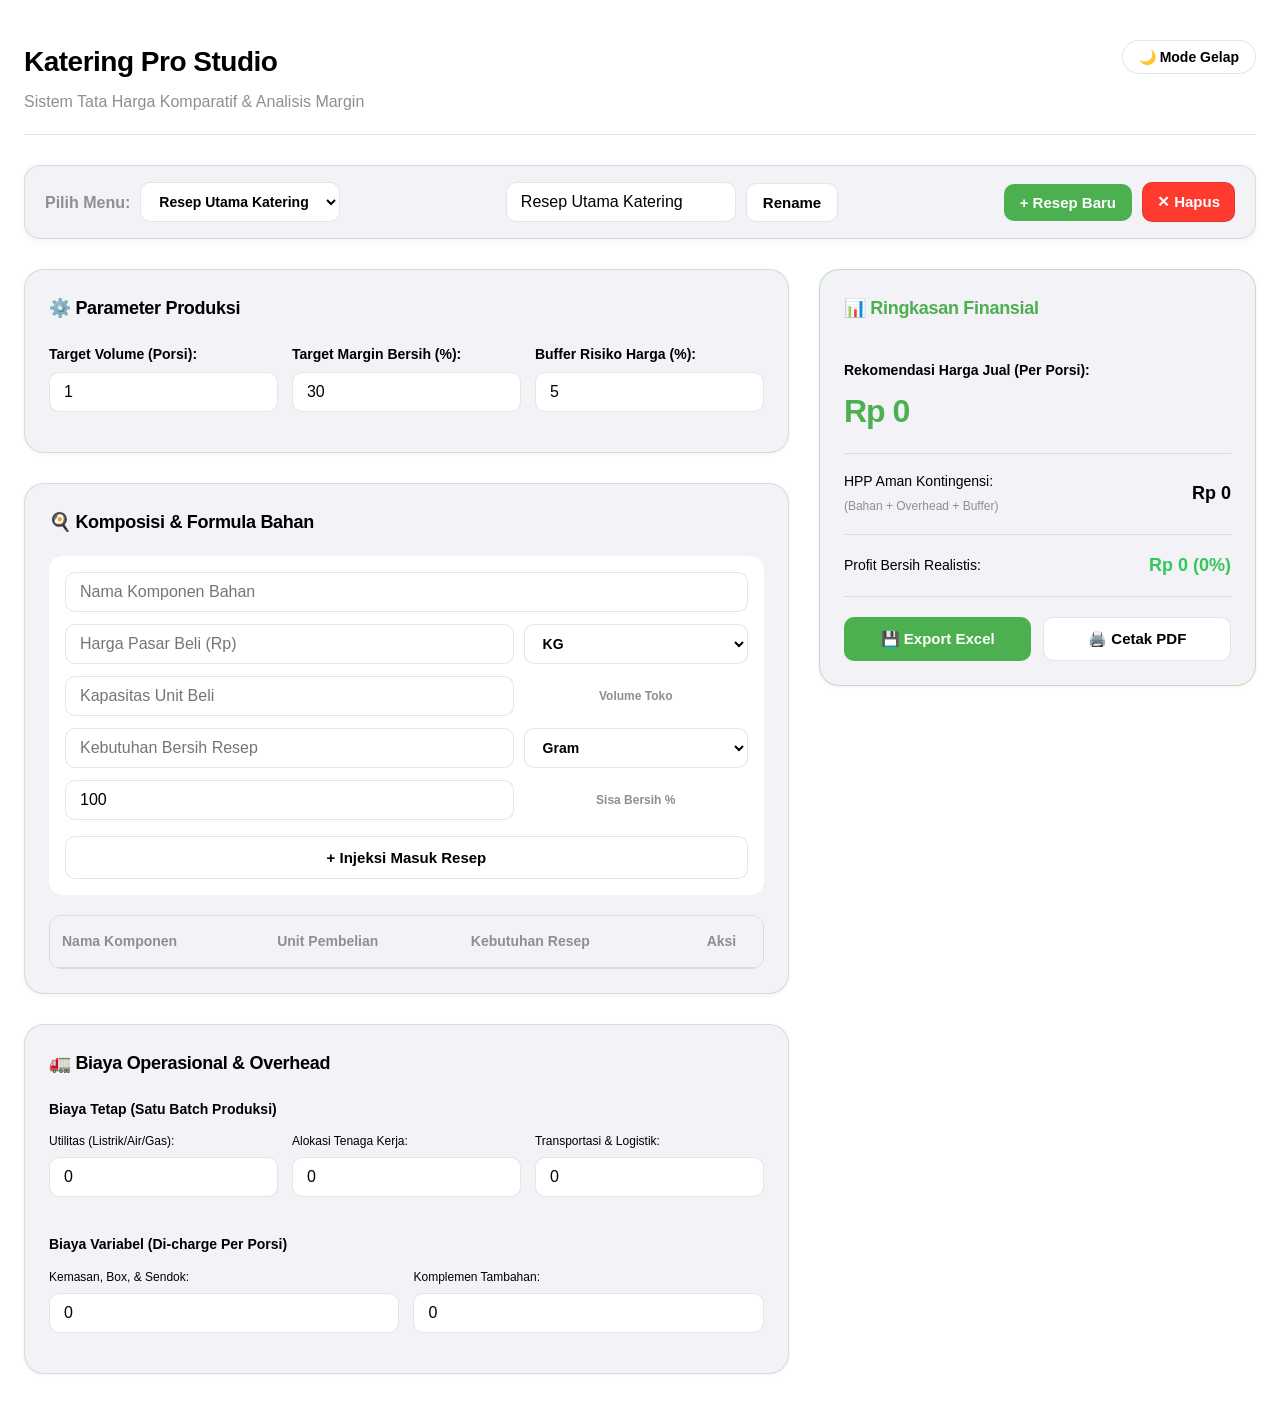
<file: index.html>
<!DOCTYPE html>
<html lang="id">
<head>
    <meta charset="UTF-8">
    <meta name="viewport" content="width=device-width, initial-scale=1.0">
    <title>Katering Pro - Pricing Studio</title>
    
    <link rel="stylesheet" href="core.css">
    <link rel="manifest" href="manifest.json">
    <meta name="theme-color" content="#4CAF50"> 

    <style>
        /* ======================================================================
           MINIMALIST ENTERPRISE LAYOUT & THEME ENGINE 
           ====================================================================== */
        
        :root {
            --ios-bg-primary: #ffffff;
            --ios-bg-secondary: #f2f2f7;
            --ios-bg-tertiary: #ffffff;
            --ios-text-primary: #000000;
            --ios-text-secondary: #8e8e93;
            --ios-accent: #4CAF50;
            --ios-success: #34c759;
            --ios-warning: #ff9500;
            --ios-danger: #ff3b30;
            --glass-border: rgba(0,0,0,0.1);
            --shadow-sm: 0 2px 8px rgba(0,0,0,0.05);
            --shadow-xs: 0 1px 4px rgba(0,0,0,0.05);
        }

        /* DARK MODE VARIABLES INJECTION */
        :root.dark-theme {
            --ios-bg-primary: #000000;
            --ios-bg-secondary: #1c1c1e;
            --ios-bg-tertiary: #2c2c2e;
            --ios-text-primary: #ffffff;
            --ios-text-secondary: #8e8e93;
            --glass-border: rgba(255,255,255,0.1);
            --shadow-sm: 0 2px 8px rgba(0,0,0,0.6);
            --shadow-xs: 0 1px 4px rgba(0,0,0,0.5);
            color-scheme: dark;
        }

        body { 
            background-color: var(--ios-bg-primary);
            color: var(--ios-text-primary);
            font-family: -apple-system, BlinkMacSystemFont, "Segoe UI", Roboto, Helvetica, Arial, sans-serif;
            padding-bottom: 40px; 
            margin: 0;
            transition: background-color 0.3s ease, color 0.3s ease;
        }
        
        header { 
            display: flex;
            justify-content: space-between;
            align-items: flex-start;
            padding: 40px 0 20px 0;
            border-bottom: 1px solid var(--glass-border);
            margin-bottom: 30px;
        }
        
        main { 
            max-width: 1280px; 
            margin: 0 auto; 
            padding: 0 24px; 
        }

        /* THEME TOGGLE BUTTON */
        .theme-toggle {
            background: var(--ios-bg-tertiary);
            border: 1px solid var(--glass-border);
            color: var(--ios-text-primary);
            padding: 8px 16px;
            border-radius: 20px;
            cursor: pointer;
            font-weight: 600;
            font-size: 14px;
            display: flex;
            align-items: center;
            gap: 6px;
            transition: all 0.2s ease;
        }
        .theme-toggle:hover {
            opacity: 0.8;
            border-color: var(--ios-accent);
        }

        /* MANAGED MULTI-RECIPE TOOLBAR */
        .recipe-control-bar { 
            background: var(--ios-bg-secondary); 
            padding: 16px 20px; 
            border-radius: 16px; 
            margin-bottom: 30px; 
            box-shadow: var(--shadow-sm);
            display: flex; 
            flex-wrap: wrap; 
            gap: 16px; 
            align-items: center; 
            justify-content: space-between;
            border: 1px solid var(--glass-border);
            transition: all 0.3s ease;
        }
        
        .flex-cluster { 
            display: flex; 
            gap: 10px; 
            align-items: center; 
        }
        
        .select-ios { 
            padding: 10px 14px; 
            border-radius: 10px; 
            border: 1px solid var(--glass-border); 
            background: var(--ios-bg-tertiary); 
            font-weight: 600;
            font-size: 14px;
            color: var(--ios-text-primary);
            outline: none;
            cursor: pointer;
            transition: all 0.2s ease;
        }
        .select-ios:focus {
            border-color: var(--ios-accent);
        }

        /* ASYMMETRIC APP WORKSPACE (16:9 STRATEGY) */
        .app-workspace {
            display: grid;
            grid-template-columns: 1.4fr 0.8fr;
            gap: 30px;
            align-items: start;
        }

        .left-data-track {
            display: flex;
            flex-direction: column;
            gap: 30px;
        }

        .right-dashboard-track {
            position: sticky;
            top: 30px;
        }

        /* CARD ELEMENTS */
        .card {
            background: var(--ios-bg-secondary);
            border-radius: 20px;
            padding: 24px;
            box-shadow: var(--shadow-xs);
            border: 1px solid var(--glass-border);
            transition: all 0.3s ease;
        }

        .card-title {
            font-size: 18px;
            font-weight: 700;
            letter-spacing: -0.3px;
            margin-top: 0;
            margin-bottom: 20px;
            color: var(--ios-text-primary);
            display: flex;
            align-items: center;
            gap: 8px;
        }

        .form-group { 
            display: flex; 
            flex-direction: column; 
            gap: 6px; 
            margin-bottom: 16px; 
        }
        
        .form-bahan { 
            display: flex;
            flex-direction: column;
            gap: 12px; 
            margin-bottom: 20px; 
            background: var(--ios-bg-tertiary);
            padding: 16px;
            border-radius: 14px;
            transition: all 0.3s ease;
        }

        .input-row-grid {
            display: grid;
            grid-template-columns: 2fr 1fr;
            gap: 10px;
        }
        
        /* DATA TABLE RESPONSIVE ENGINE */
        .table-container {
            overflow-x: auto;
            margin-top: 15px;
            border-radius: 12px;
            border: 1px solid var(--glass-border);
        }

        table { 
            width: 100%; 
            border-collapse: collapse; 
            font-size: 14px; 
            background: var(--ios-bg-secondary);
        }
        
        th, td { 
            padding: 14px 12px; 
            text-align: left; 
            border-bottom: 1px solid var(--glass-border); 
        }
        
        th { 
            font-weight: 600; 
            color: var(--ios-text-secondary);
        }

        /* INPUT TEXT COMPONENT */
        input.input {
            background: var(--ios-bg-tertiary);
            color: var(--ios-text-primary);
            border: 1px solid var(--glass-border);
            padding: 10px 14px;
            border-radius: 10px;
            outline: none;
            transition: border-color 0.2s;
        }
        input.input:focus { border-color: var(--ios-accent); }
        
        /* FINANCIAL METRICS DISPLAY */
        .metric-block {
            padding: 16px 0;
            border-bottom: 1px solid var(--glass-border);
        }
        .metric-block:last-of-type {
            border-bottom: none;
        }
        
        .hasil-text { 
            font-size: 32px; 
            font-weight: 800; 
            color: var(--ios-accent); 
            letter-spacing: -1px;
            margin-top: 4px;
        }
        
        /* BUTTONS */
        .btn {
            background: var(--ios-bg-tertiary);
            color: var(--ios-text-primary);
            border: 1px solid var(--glass-border);
            padding: 10px 16px;
            border-radius: 10px;
            font-weight: 600;
            cursor: pointer;
        }
        .btn-primary { background: var(--ios-accent); color: white; border: none; }
        .btn-secondary { background: var(--ios-bg-tertiary); border: 1px solid var(--glass-border); }

        .action-btn { 
            border: none; 
            padding: 8px 12px; 
            border-radius: 8px; 
            cursor: pointer; 
            font-size: 13px; 
            font-weight: 600;
            transition: opacity 0.2s;
        }
        .action-btn:hover { opacity: 0.8; }
        .btn-edit { background-color: var(--ios-warning); color: white; margin-right: 4px; }
        .btn-delete { background-color: var(--ios-danger); color: white; }

        /* OVERHEAD SUBGRID */
        .overhead-subgrid {
            display: grid;
            grid-template-columns: repeat(auto-fit, minmax(200px, 1fr));
            gap: 14px;
        }
        
        /* RESPONSIVE ENGINE */
        @media (max-width: 992px) {
            .app-workspace { grid-template-columns: 1fr; gap: 24px; }
            .right-dashboard-track { position: static; }
        }

        @media (max-width: 600px) {
            header { flex-direction: column; gap: 15px; padding: 30px 0 15px 0; margin-bottom: 15px; }
            main { padding: 0 16px; }
            .recipe-control-bar { padding: 12px; border-radius: 12px; gap: 10px; }
            .flex-cluster { width: 100%; justify-content: space-between; }
            .flex-cluster input { flex: 1; }
            .card { padding: 16px; border-radius: 16px; }
            .hasil-text { font-size: 26px; }
        }

        /* PRINT REPORT SYSTEM */
        @media print {
            body { background: white; color: black; }
            header, .recipe-control-bar, .left-data-track, #btnTambahBahan, .btn, .action-btn, .form-bahan, .theme-toggle {
                display: none !important;
            }
            .right-dashboard-track { position: static; width: 100% !important; }
            .card { border: none !important; box-shadow: none !important; padding: 0 !important; background: white !important; }
            .print-report-view { display: block !important; }
            table { width: 100% !important; border: 1px solid #000; margin-top: 15px; background: white !important;}
            th, td { border: 1px solid #000 !important; padding: 8px !important; color: black !important; }
        }
        .print-report-view { display: none; }
    </style>

    <!-- ANTI-FLASH THEME ENGINE JAVASCRIPT (Ditaruh aman di bawah style) -->
    <script>
        const savedTheme = localStorage.getItem('katering-theme');
        const systemDark = window.matchMedia('(prefers-color-scheme: dark)').matches;
        if (savedTheme === 'dark' || (!savedTheme && systemDark)) {
            document.documentElement.classList.add('dark-theme');
        }
    </script>
</head>
<body>

    <main>
        <!-- TOP NAVIGATION & HEADER WITH DARK MODE TOGGLE -->
        <header>
            <div>
                <h1 style="margin: 0 0 4px 0; font-size: 28px; font-weight: 800; letter-spacing: -0.5px;">Katering Pro Studio</h1>
                <p style="margin: 0; color: var(--ios-text-secondary);">Sistem Tata Harga Komparatif & Analisis Margin</p>
            </div>
            <button class="theme-toggle" onclick="toggleThemeCore()" id="btnThemeToggle">
                🌙 Mode Gelap
            </button>
        </header>

        <!-- TOOLBAR MANAJEMEN MULTI-RESEP -->
        <div class="recipe-control-bar" id="recipeBar">
            <div class="flex-cluster">
                <span style="font-weight: 700; color: var(--ios-text-secondary);">Pilih Menu:</span>
                <select id="recipeSelector" class="select-ios" onchange="switchRecipeUI()"></select>
            </div>
            <div class="flex-cluster">
                <input type="text" id="recipeNameInput" class="input" placeholder="Ganti nama resep" style="margin-bottom: 0;">
                <button class="btn btn-secondary" onclick="renameRecipeUI()" style="padding: 10px 16px;">Rename</button>
            </div>
            <div class="flex-cluster">
                <button class="btn btn-primary" onclick="createNewRecipeUI()" style="padding: 10px 16px;">+ Resep Baru</button>
                <button class="btn" style="background: var(--ios-danger); color:white; padding: 10px 14px;" onclick="deleteRecipeUI()">✕ Hapus</button>
            </div>
        </div>

        <!-- TWO-TRACK APP WORKSPACE -->
        <div class="app-workspace">
            
            <!-- TRACK KIRI: MANAGEMENT DATA INPUT -->
            <div class="left-data-track">
                <section id="konfigurasi" class="card">
                    <h2 class="card-title">⚙️ Parameter Produksi</h2>
                    <div class="overhead-subgrid">
                        <div class="form-group">
                            <label style="font-weight: 600; font-size: 14px;">Target Volume (Porsi):</label>
                            <input type="number" class="input" id="inputPorsi" value="1" min="1" oninput="updateConfigLive()">
                        </div>
                        <div class="form-group">
                            <label style="font-weight: 600; font-size: 14px;">Target Margin Bersih (%):</label>
                            <input type="number" class="input" id="inputMargin" value="30" min="0" oninput="updateConfigLive()">
                        </div>
                        <div class="form-group">
                            <label style="font-weight: 600; font-size: 14px;">Buffer Risiko Harga (%):</label>
                            <input type="number" class="input" id="inputBuffer" value="5" min="0" oninput="updateConfigLive()">
                        </div>
                    </div>
                </section>

                <section id="bahan-baku" class="card">
                    <h2 class="card-title">🍳 Komposisi & Formula Bahan</h2>
                    <div class="form-bahan">
                        <div class="form-group" style="margin-bottom: 0;">
                            <input type="text" class="input" id="namaBahan" placeholder="Nama Komponen Bahan">
                        </div>
                        <div class="input-row-grid">
                            <input type="number" class="input" id="hargaBeli" placeholder="Harga Pasar Beli (Rp)">
                            <select id="satuanBeli" class="select-ios">
                                <option value="kg">KG</option>
                                <option value="gr">Gram</option>
                                <option value="l">Liter</option>
                                <option value="ml">ML</option>
                                <option value="pcs">Pcs</option>
                            </select>
                        </div>
                        <div class="input-row-grid">
                            <input type="number" class="input" id="beratBeli" placeholder="Kapasitas Unit Beli">
                            <span style="align-self: center; font-weight: 700; text-align: center; color: var(--ios-text-secondary); font-size: 12px;">Volume Toko</span>
                        </div>
                        <div class="input-row-grid">
                            <input type="number" class="input" id="beratDipakai" placeholder="Kebutuhan Bersih Resep">
                            <select id="satuanPakai" class="select-ios">
                                <option value="gr">Gram</option>
                                <option value="kg">KG</option>
                                <option value="ml">ML</option>
                                <option value="l">Liter</option>
                                <option value="pcs">Pcs</option>
                            </select>
                        </div>
                        <div class="input-row-grid">
                            <input type="number" class="input" id="yieldBahan" placeholder="Yield Faktor (%)" value="100">
                            <span style="align-self: center; font-weight: 700; text-align: center; color: var(--ios-text-secondary); font-size: 12px;">Sisa Bersih %</span>
                        </div>
                        <button class="btn btn-secondary" onclick="tambahBahanUI()" id="btnTambahBahan" style="padding: 12px; font-weight: 700; margin-top: 4px;">+ Injeksi Masuk Resep</button>
                    </div>
                    
                    <div class="table-container">
                        <table>
                            <thead>
                                <tr>
                                    <th>Nama Komponen</th>
                                    <th>Unit Pembelian</th>
                                    <th>Kebutuhan Resep</th>
                                    <th style="text-align: center;">Aksi</th>
                                </tr>
                            </thead>
                            <tbody id="listBahanBody"></tbody>
                        </table>
                    </div>
                </section>

                <section id="overhead" class="card">
                    <h2 class="card-title">🚛 Biaya Operasional & Overhead</h2>
                    <div style="margin-bottom: 20px;">
                        <p style="font-weight: 700; color: var(--ios-text-primary); margin-bottom: 12px; font-size: 14px;">Biaya Tetap (Satu Batch Produksi)</p>
                        <div class="overhead-subgrid">
                            <div class="form-group">
                                <label style="font-size: 12px;">Utilitas (Listrik/Air/Gas):</label>
                                <input type="number" class="input" id="ovhListrik" oninput="updateOverheadLive()">
                            </div>
                            <div class="form-group">
                                <label style="font-size: 12px;">Alokasi Tenaga Kerja:</label>
                                <input type="number" class="input" id="ovhTenaga" oninput="updateOverheadLive()">
                            </div>
                            <div class="form-group">
                                <label style="font-size: 12px;">Transportasi & Logistik:</label>
                                <input type="number" class="input" id="ovhTransport" oninput="updateOverheadLive()">
                            </div>
                        </div>
                    </div>
                    <div>
                        <p style="font-weight: 700; color: var(--ios-text-primary); margin-bottom: 12px; font-size: 14px;">Biaya Variabel (Di-charge Per Porsi)</p>
                        <div class="overhead-subgrid">
                            <div class="form-group">
                                <label style="font-size: 12px;">Kemasan, Box, & Sendok:</label>
                                <input type="number" class="input" id="ovhKemasan" oninput="updateOverheadLive()">
                            </div>
                            <div class="form-group">
                                <label style="font-size: 12px;">Komplemen Tambahan:</label>
                                <input type="number" class="input" id="ovhLain" oninput="updateOverheadLive()">
                            </div>
                        </div>
                    </div>
                </section>
                
            </div>

            <!-- TRACK KANAN: STICKY LIVE FINANCIAL SUMMARY ENGINE -->
            <div class="right-dashboard-track">
                <section id="dashboard-hasil" class="card" style="border: 1px solid rgba(76, 175, 80, 0.3);">
                    <h2 class="card-title" style="color: var(--ios-accent);">📊 Ringkasan Finansial</h2>
                    <div class="metric-block">
                        <p style="margin: 0; font-weight: 600; font-size: 14px;">Rekomendasi Harga Jual (Per Porsi):</p>
                        <div id="hasilHargaJual" class="hasil-text">Rp 0</div>
                    </div>
                    <div class="metric-block" style="display: flex; justify-content: space-between; align-items: center;">
                        <div>
                            <p style="margin: 0; font-size: 14px;">HPP Aman Kontingensi:</p>
                            <span style="font-size: 12px; color: var(--ios-text-secondary);">(Bahan + Overhead + Buffer)</span>
                        </div>
                        <div id="hasilHPPAman" style="font-size: 18px; font-weight: 700; color: var(--ios-text-primary);">Rp 0</div>
                    </div>
                    <div class="metric-block" style="display: flex; justify-content: space-between; align-items: center;">
                        <p style="margin: 0; font-size: 14px;">Profit Bersih Realistis:</p>
                        <div id="hasilProfit" style="font-size: 18px; font-weight: 700; color: var(--ios-success);">Rp 0</div>
                    </div>
                    <div style="display: grid; grid-template-columns: 1fr 1fr; gap: 12px; margin-top: 20px;">
                        <button class="btn btn-primary" onclick="AppController.exportKeExcel()" style="padding: 12px; font-weight: 600;">💾 Export Excel</button>
                        <button class="btn btn-secondary" onclick="triggerPDFPrint()" style="padding: 12px; font-weight: 600;">🖨️ Cetak PDF</button>
                    </div>

                    <div class="print-report-view">
                        <hr style="border: 1px dashed #000; margin: 30px 0 20px 0;">
                        <h2 style="font-size: 20px; font-weight: 800; margin: 0 0 4px 0;">LAPORAN REKOMENDASI PRICING</h2>
                        <p id="pName" style="margin: 4px 0; font-weight: 600;"></p>
                        <p id="pTarget" style="margin: 4px 0; color: #333;"></p>
                        <table>
                            <thead>
                                <tr>
                                    <th>Komponen Baku</th>
                                    <th>Kebutuhan Bersih</th>
                                    <th>Subtotal Cost</th>
                                </tr>
                            </thead>
                            <tbody id="printTableBody"></tbody>
                        </table>
                    </div>
                </section>
            </div>
            
        </div>
    </main>

    <!-- LOGIKA JAVASCRIPT APLIKASI -->
    <script src="script.js"></script>
    
    <!-- THEME TOGGLE LOGIC -->
    <script>
        function updateThemeButtonUI() {
            const isDark = document.documentElement.classList.contains('dark-theme');
            document.getElementById('btnThemeToggle').innerHTML = isDark ? '☀️ Mode Terang' : '🌙 Mode Gelap';
        }

        function toggleThemeCore() {
            const isDark = document.documentElement.classList.toggle('dark-theme');
            localStorage.setItem('katering-theme', isDark ? 'dark' : 'light');
            updateThemeButtonUI();
        }

        window.addEventListener('DOMContentLoaded', updateThemeButtonUI);
    </script>

    <!-- LIVE CONFIG & ENGINE SYNC -->
    <script>
        function updateConfigLive() {
            AppController.updateKonfigurasi('targetPorsi', document.getElementById('inputPorsi').value);
            AppController.updateKonfigurasi('margin', document.getElementById('inputMargin').value);
            AppController.updateKonfigurasi('buffer', document.getElementById('inputBuffer').value);
            renderHasil();
        }

        function updateOverheadLive() {
            AppController.updateOverhead('tetap', 'listrikGas', document.getElementById('ovhListrik').value);
            AppController.updateOverhead('tetap', 'tenagaKerja', document.getElementById('ovhTenaga').value);
            AppController.updateOverhead('tetap', 'transport', document.getElementById('ovhTransport').value);
            AppController.updateOverhead('variabel', 'kemasan', document.getElementById('ovhKemasan').value);
            AppController.updateOverhead('variabel', 'lainLain', document.getElementById('ovhLain').value);
            renderHasil();
        }

        function syncRecipeSelectors() {
            const selector = document.getElementById('recipeSelector');
            if(!selector) return;
            selector.innerHTML = '';
            AppState.recipes.forEach(r => {
                const opt = document.createElement('option');
                opt.value = r.id;
                opt.innerText = r.namaResep;
                if(r.id === AppState.currentRecipeId) opt.selected = true;
                selector.appendChild(opt);
            });
            const active = CateringEngine.getLiveRecipe();
            document.getElementById('recipeNameInput').value = active.namaResep;
        }

        async function switchRecipeUI() {
            const id = document.getElementById('recipeSelector').value;
            await AppController.pindahResep(id);
            loadActiveRecipeToForm();
        }

        async function createNewRecipeUI() {
            const nama = prompt("Masukkan Nama Menu/Resep Baru:");
            if(!nama) return;
            await AppController.tambahResepBaru(nama);
            loadActiveRecipeToForm();
        }

        async function renameRecipeUI() {
            const nama = document.getElementById('recipeNameInput').value;
            if(!nama) return alert("Nama resep tidak boleh kosong!");
            await AppController.ubahNamaResepAktif(nama);
            syncRecipeSelectors();
        }

        async function deleteRecipeUI() {
            if(confirm("Yakin ingin menghapus seluruh data resep ini? Data tidak bisa dikembalikan.")) {
                await AppController.hapusResepAktif();
                loadActiveRecipeToForm();
            }
        }

        function loadActiveRecipeToForm() {
            const r = CateringEngine.getLiveRecipe();
            
            document.getElementById('inputPorsi').value = r.konfigurasi.targetPorsi;
            document.getElementById('inputMargin').value = r.konfigurasi.margin;
            document.getElementById('inputBuffer').value = r.konfigurasi.buffer;
            
            document.getElementById('ovhListrik').value = r.overhead.tetap.listrikGas;
            document.getElementById('ovhTenaga').value = r.overhead.tetap.tenagaKerja;
            document.getElementById('ovhTransport').value = r.overhead.tetap.transport;
            document.getElementById('ovhKemasan').value = r.overhead.variabel.kemasan;
            document.getElementById('ovhLain').value = r.overhead.variabel.lainLain;

            syncRecipeSelectors();
            renderTabelBahan();
            renderHasil();
        }

        function renderTabelBahan() {
            const tbody = document.getElementById('listBahanBody');
            if(!tbody) return;
            tbody.innerHTML = '';
            const r = CateringEngine.getLiveRecipe();

            r.bahanBaku.forEach(item => {
                const subtotal = CateringEngine.hitungSubtotalBahan(item);
                const tr = document.createElement('tr');
                tr.innerHTML = `
                    <td><strong>${item.nama}</strong><br><span style="font-size:12px; color:var(--ios-accent); font-weight:600;">Cost: ${Utils.formatRupiah(subtotal)}</span></td>
                    <td>${Utils.formatRupiah(item.hargaBeli)}<br>/ ${item.beratBeli} ${item.satuanBeli.toUpperCase()}</td>
                    <td>${item.beratDipakai} ${item.satuanPakai.toUpperCase()}<br>Yield ${item.yieldFactor}%</td>
                    <td style="text-align:center; vertical-align:middle;">
                        <button onclick="editBahanUI('${item.id}')" class="action-btn btn-edit">✎</button>
                        <button onclick="hapusBahanUI('${item.id}')" class="action-btn btn-delete">✕</button>
                    </td>
                `;
                tbody.appendChild(tr);
            });
        }

        async function tambahBahanUI() {
            const nama = document.getElementById('namaBahan').value;
            const hrg = document.getElementById('hargaBeli').value;
            const beratBeli = document.getElementById('beratBeli').value;
            const satBeli = document.getElementById('satuanBeli').value;
            const beratPakai = document.getElementById('beratDipakai').value;
            const satPakai = document.getElementById('satuanPakai').value;
            const yld = document.getElementById('yieldBahan').value;

            if(!nama || hrg <= 0 || beratBeli <= 0 || beratPakai <= 0) return alert("Lengkapi data form secara valid!");

            await AppController.tambahBahanBaku(nama, hrg, beratBeli, satBeli, beratPakai, satPakai, yld);
            
            document.getElementById('namaBahan').value = '';
            document.getElementById('hargaBeli').value = '';
            document.getElementById('beratBeli').value = '';
            document.getElementById('beratDipakai').value = '';
            document.getElementById('yieldBahan').value = '100';

            renderTabelBahan();
            renderHasil();
        }

        async function hapusBahanUI(id) {
            await AppController.hapusBahanBaku(id);
            renderTabelBahan();
            renderHasil();
        }

        async function editBahanUI(id) {
            const r = CateringEngine.getLiveRecipe();
            const item = r.bahanBaku.find(b => b.id === id);
            if(!item) return;

            document.getElementById('namaBahan').value = item.nama;
            document.getElementById('hargaBeli').value = item.hargaBeli;
            document.getElementById('beratBeli').value = item.beratBeli;
            document.getElementById('satuanBeli').value = item.satuanBeli;
            document.getElementById('beratDipakai').value = item.beratDipakai;
            document.getElementById('satuanPakai').value = item.satuanPakai;
            document.getElementById('yieldBahan').value = item.yieldFactor;

            await AppController.hapusBahanBaku(id);
            renderTabelBahan();
            renderHasil();
            document.getElementById('namaBahan').focus();
        }

        function renderHasil() {
            const hasil = CateringEngine.kalkulasiTotal();
            document.getElementById('hasilHargaJual').innerText = Utils.formatRupiah(hasil.hargaJualFinal);
            document.getElementById('hasilHPPAman').innerText = Utils.formatRupiah(hasil.hppAmanPerPorsi);
            document.getElementById('hasilProfit').innerText = Utils.formatRupiah(hasil.profitPerPorsi) + " (" + hasil.persentaseProfitReal + "%)";
        }

        function triggerPDFPrint() {
            const r = CateringEngine.getLiveRecipe();
            document.getElementById('pName').innerText = `Menu Resep: ${r.namaResep}`;
            document.getElementById('pTarget').innerText = `Target Produksi Batch: ${r.konfigurasi.targetPorsi} Porsi`;
            
            const printTbody = document.getElementById('printTableBody');
            printTbody.innerHTML = '';
            r.bahanBaku.forEach(b => {
                const tr = document.createElement('tr');
                tr.innerHTML = `
                    <td><b>${b.nama}</b></td>
                    <td>${b.beratDipakai} ${b.satuanPakai.toUpperCase()} (Yield ${b.yieldFactor}%)</td>
                    <td>${Utils.formatRupiah(CateringEngine.hitungSubtotalBahan(b))}</td>
                `;
                printTbody.appendChild(tr);
            });
            window.print();
        }

        window.onload = async function() {
            if(typeof AppController !== 'undefined') {
                await AppController.init();
                loadActiveRecipeToForm();
            }
        };
    </script>
    
    <!-- REGISTER SERVICE WORKER -->
    <script>
        if ('serviceWorker' in navigator) {
            window.addEventListener('load', () => {
                navigator.serviceWorker.register('sw.js')
                    .then(reg => console.log('Service Worker Standby. Mode Offline Aktif!'))
                    .catch(err => console.error('Service Worker Gagal dimuat.', err));
            });
        }
    </script>
</body>
</html>
</file>
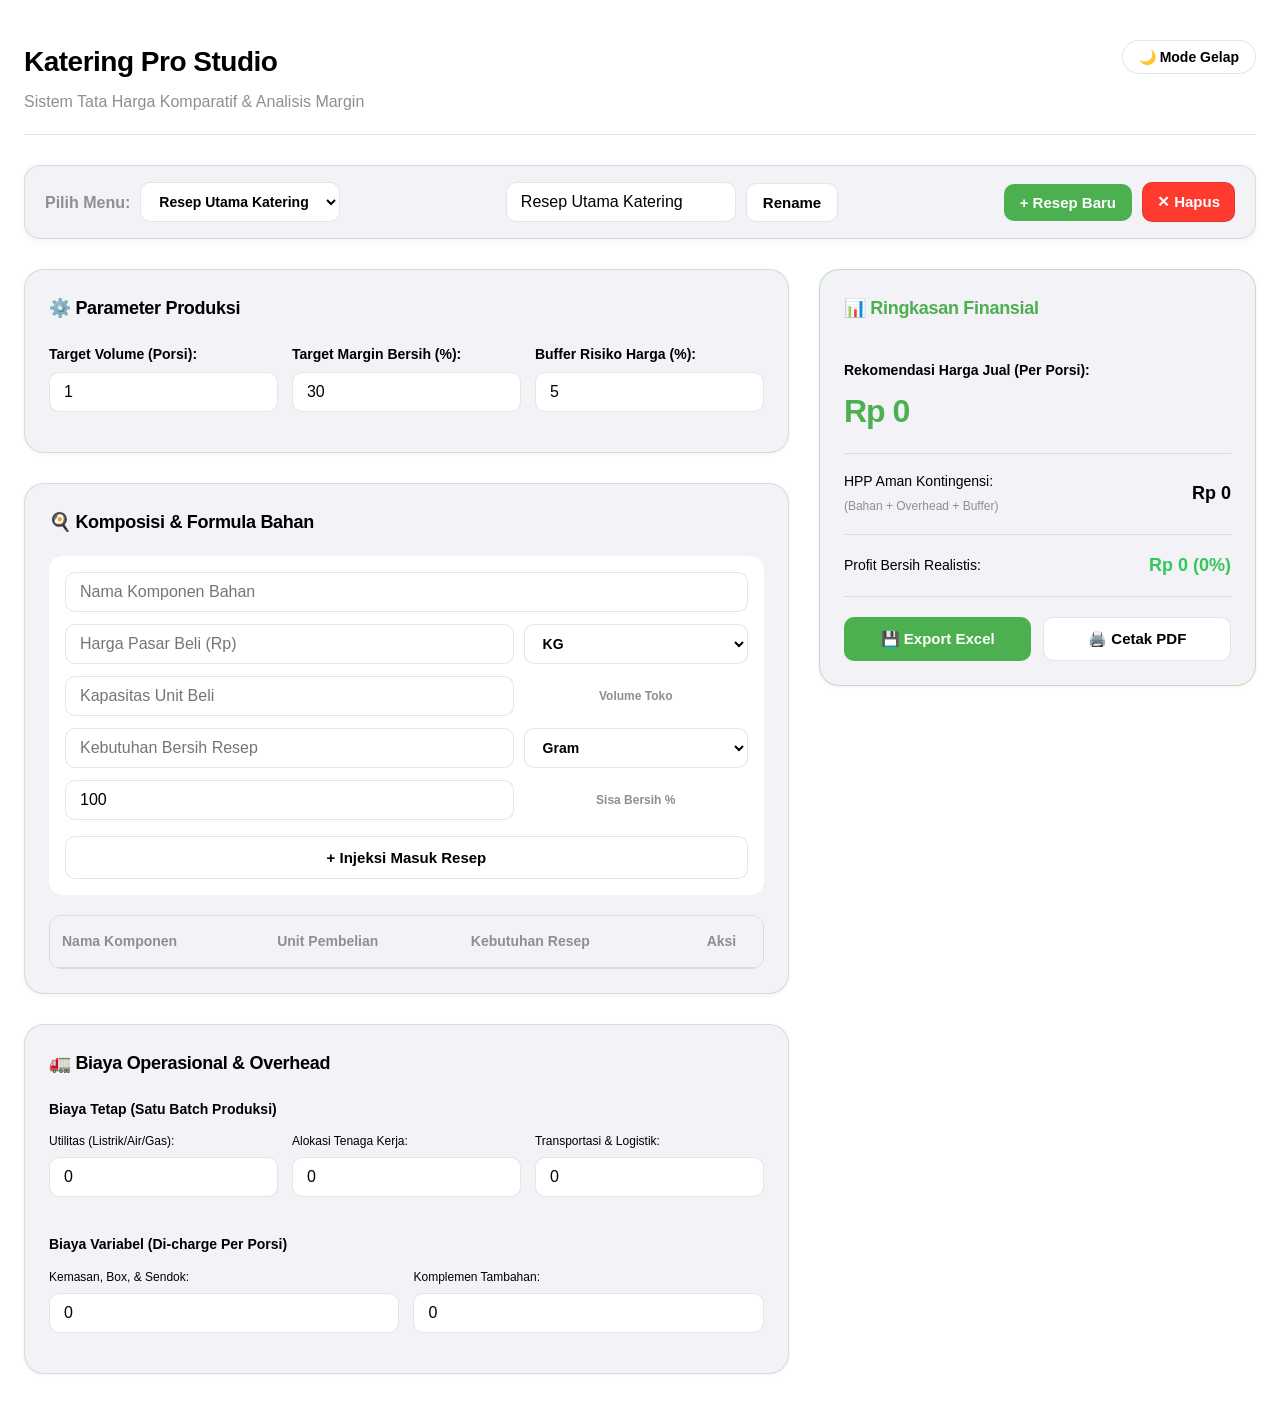
<file: CATERING TOOLS/index.html>
<!DOCTYPE html>
<html lang="id">
<head>
    <meta charset="UTF-8">
    <meta name="viewport" content="width=device-width, initial-scale=1.0">
    <title>Katering Pro - Pricing Studio</title>
    
    <link rel="stylesheet" href="core.css">
    <link rel="manifest" href="manifest.json">
    <meta name="theme-color" content="#4CAF50"> 
    
    <style>
        /* ======================================================================
           MINIMALIST ENTERPRISE LAYOUT & THEME ENGINE 
           ====================================================================== */
        
        :root {
            --ios-bg-primary: #ffffff;
            --ios-bg-secondary: #f2f2f7;
            --ios-bg-tertiary: #ffffff;
            --ios-text-primary: #000000;
            --ios-text-secondary: #8e8e93;
            --ios-accent: #4CAF50;
            --ios-success: #34c759;
            --ios-warning: #ff9500;
            --ios-danger: #ff3b30;
            --glass-border: rgba(0,0,0,0.1);
            --shadow-sm: 0 2px 8px rgba(0,0,0,0.05);
            --shadow-xs: 0 1px 4px rgba(0,0,0,0.05);
        }

        /* DARK MODE VARIABLES INJECTION */
        :root.dark-theme {
            --ios-bg-primary: #000000;
            --ios-bg-secondary: #1c1c1e;
            --ios-bg-tertiary: #2c2c2e;
            --ios-text-primary: #ffffff;
            --ios-text-secondary: #8e8e93;
            --glass-border: rgba(255,255,255,0.1);
            --shadow-sm: 0 2px 8px rgba(0,0,0,0.6);
            --shadow-xs: 0 1px 4px rgba(0,0,0,0.5);
            color-scheme: dark;
        }

        body { 
            background-color: var(--ios-bg-primary);
            color: var(--ios-text-primary);
            font-family: -apple-system, BlinkMacSystemFont, "Segoe UI", Roboto, Helvetica, Arial, sans-serif;
            padding-bottom: 40px; 
            margin: 0;
            transition: background-color 0.3s ease, color 0.3s ease;
        }
        
        header { 
            display: flex;
            justify-content: space-between;
            align-items: flex-start;
            padding: 40px 0 20px 0;
            border-bottom: 1px solid var(--glass-border);
            margin-bottom: 30px;
        }
        
        main { 
            max-width: 1280px; 
            margin: 0 auto; 
            padding: 0 24px; 
        }

        /* THEME TOGGLE BUTTON */
        .theme-toggle {
            background: var(--ios-bg-tertiary);
            border: 1px solid var(--glass-border);
            color: var(--ios-text-primary);
            padding: 8px 16px;
            border-radius: 20px;
            cursor: pointer;
            font-weight: 600;
            font-size: 14px;
            display: flex;
            align-items: center;
            gap: 6px;
            transition: all 0.2s ease;
        }
        .theme-toggle:hover {
            opacity: 0.8;
            border-color: var(--ios-accent);
        }

        /* MANAGED MULTI-RECIPE TOOLBAR */
        .recipe-control-bar { 
            background: var(--ios-bg-secondary); 
            padding: 16px 20px; 
            border-radius: 16px; 
            margin-bottom: 30px; 
            box-shadow: var(--shadow-sm);
            display: flex; 
            flex-wrap: wrap; 
            gap: 16px; 
            align-items: center; 
            justify-content: space-between;
            border: 1px solid var(--glass-border);
            transition: all 0.3s ease;
        }
        
        .flex-cluster { 
            display: flex; 
            gap: 10px; 
            align-items: center; 
        }
        
        .select-ios { 
            padding: 10px 14px; 
            border-radius: 10px; 
            border: 1px solid var(--glass-border); 
            background: var(--ios-bg-tertiary); 
            font-weight: 600;
            font-size: 14px;
            color: var(--ios-text-primary);
            outline: none;
            cursor: pointer;
            transition: all 0.2s ease;
        }
        .select-ios:focus {
            border-color: var(--ios-accent);
        }

        /* ASYMMETRIC APP WORKSPACE (16:9 STRATEGY) */
        .app-workspace {
            display: grid;
            grid-template-columns: 1.4fr 0.8fr;
            gap: 30px;
            align-items: start;
        }

        .left-data-track {
            display: flex;
            flex-direction: column;
            gap: 30px;
        }

        .right-dashboard-track {
            position: sticky;
            top: 30px;
        }

        /* CARD ELEMENTS */
        .card {
            background: var(--ios-bg-secondary);
            border-radius: 20px;
            padding: 24px;
            box-shadow: var(--shadow-xs);
            border: 1px solid var(--glass-border);
            transition: all 0.3s ease;
        }

        .card-title {
            font-size: 18px;
            font-weight: 700;
            letter-spacing: -0.3px;
            margin-top: 0;
            margin-bottom: 20px;
            color: var(--ios-text-primary);
            display: flex;
            align-items: center;
            gap: 8px;
        }

        .form-group { 
            display: flex; 
            flex-direction: column; 
            gap: 6px; 
            margin-bottom: 16px; 
        }
        
        .form-bahan { 
            display: flex;
            flex-direction: column;
            gap: 12px; 
            margin-bottom: 20px; 
            background: var(--ios-bg-tertiary);
            padding: 16px;
            border-radius: 14px;
            transition: all 0.3s ease;
        }

        .input-row-grid {
            display: grid;
            grid-template-columns: 2fr 1fr;
            gap: 10px;
        }
        
        /* DATA TABLE RESPONSIVE ENGINE */
        .table-container {
            overflow-x: auto;
            margin-top: 15px;
            border-radius: 12px;
            border: 1px solid var(--glass-border);
        }

        table { 
            width: 100%; 
            border-collapse: collapse; 
            font-size: 14px; 
            background: var(--ios-bg-secondary);
        }
        
        th, td { 
            padding: 14px 12px; 
            text-align: left; 
            border-bottom: 1px solid var(--glass-border); 
        }
        
        th { 
            font-weight: 600; 
            color: var(--ios-text-secondary);
        }

        /* INPUT TEXT COMPONENT */
        input.input {
            background: var(--ios-bg-tertiary);
            color: var(--ios-text-primary);
            border: 1px solid var(--glass-border);
            padding: 10px 14px;
            border-radius: 10px;
            outline: none;
            transition: border-color 0.2s;
        }
        input.input:focus { border-color: var(--ios-accent); }
        
        /* FINANCIAL METRICS DISPLAY */
        .metric-block {
            padding: 16px 0;
            border-bottom: 1px solid var(--glass-border);
        }
        .metric-block:last-of-type {
            border-bottom: none;
        }
        
        .hasil-text { 
            font-size: 32px; 
            font-weight: 800; 
            color: var(--ios-accent); 
            letter-spacing: -1px;
            margin-top: 4px;
        }
        
        /* BUTTONS */
        .btn {
            background: var(--ios-bg-tertiary);
            color: var(--ios-text-primary);
            border: 1px solid var(--glass-border);
            padding: 10px 16px;
            border-radius: 10px;
            font-weight: 600;
            cursor: pointer;
        }
        .btn-primary { background: var(--ios-accent); color: white; border: none; }
        .btn-secondary { background: var(--ios-bg-tertiary); border: 1px solid var(--glass-border); }

        .action-btn { 
            border: none; 
            padding: 8px 12px; 
            border-radius: 8px; 
            cursor: pointer; 
            font-size: 13px; 
            font-weight: 600;
            transition: opacity 0.2s;
        }
        .action-btn:hover { opacity: 0.8; }
        .btn-edit { background-color: var(--ios-warning); color: white; margin-right: 4px; }
        .btn-delete { background-color: var(--ios-danger); color: white; }

        /* OVERHEAD SUBGRID */
        .overhead-subgrid {
            display: grid;
            grid-template-columns: repeat(auto-fit, minmax(200px, 1fr));
            gap: 14px;
        }
        
        /* RESPONSIVE ENGINE */
        @media (max-width: 992px) {
            .app-workspace { grid-template-columns: 1fr; gap: 24px; }
            .right-dashboard-track { position: static; }
        }

        @media (max-width: 600px) {
            header { flex-direction: column; gap: 15px; padding: 30px 0 15px 0; margin-bottom: 15px; }
            main { padding: 0 16px; }
            .recipe-control-bar { padding: 12px; border-radius: 12px; gap: 10px; }
            .flex-cluster { width: 100%; justify-content: space-between; }
            .flex-cluster input { flex: 1; }
            .card { padding: 16px; border-radius: 16px; }
            .hasil-text { font-size: 26px; }
        }

        /* PRINT REPORT SYSTEM */
        @media print {
            body { background: white; color: black; }
            header, .recipe-control-bar, .left-data-track, #btnTambahBahan, .btn, .action-btn, .form-bahan, .theme-toggle {
                display: none !important;
            }
            .right-dashboard-track { position: static; width: 100% !important; }
            .card { border: none !important; box-shadow: none !important; padding: 0 !important; background: white !important; }
            .print-report-view { display: block !important; }
            table { width: 100% !important; border: 1px solid #000; margin-top: 15px; background: white !important;}
            th, td { border: 1px solid #000 !important; padding: 8px !important; color: black !important; }
        }
        .print-report-view { display: none; }
    </style>

    <!-- ANTI-FLASH THEME ENGINE JAVASCRIPT (Ditaruh aman di bawah style) -->
    <script>
        const savedTheme = localStorage.getItem('katering-theme');
        const systemDark = window.matchMedia('(prefers-color-scheme: dark)').matches;
        if (savedTheme === 'dark' || (!savedTheme && systemDark)) {
            document.documentElement.classList.add('dark-theme');
        }
    </script>
</head>
<body>

    <main>
        <!-- TOP NAVIGATION & HEADER WITH DARK MODE TOGGLE -->
        <header>
            <div>
                <h1 style="margin: 0 0 4px 0; font-size: 28px; font-weight: 800; letter-spacing: -0.5px;">Katering Pro Studio</h1>
                <p style="margin: 0; color: var(--ios-text-secondary);">Sistem Tata Harga Komparatif & Analisis Margin</p>
            </div>
            <button class="theme-toggle" onclick="toggleThemeCore()" id="btnThemeToggle">
                🌙 Mode Gelap
            </button>
        </header>

        <!-- TOOLBAR MANAJEMEN MULTI-RESEP -->
        <div class="recipe-control-bar" id="recipeBar">
            <div class="flex-cluster">
                <span style="font-weight: 700; color: var(--ios-text-secondary);">Pilih Menu:</span>
                <select id="recipeSelector" class="select-ios" onchange="switchRecipeUI()"></select>
            </div>
            <div class="flex-cluster">
                <input type="text" id="recipeNameInput" class="input" placeholder="Ganti nama resep" style="margin-bottom: 0;">
                <button class="btn btn-secondary" onclick="renameRecipeUI()" style="padding: 10px 16px;">Rename</button>
            </div>
            <div class="flex-cluster">
                <button class="btn btn-primary" onclick="createNewRecipeUI()" style="padding: 10px 16px;">+ Resep Baru</button>
                <button class="btn" style="background: var(--ios-danger); color:white; padding: 10px 14px;" onclick="deleteRecipeUI()">✕ Hapus</button>
            </div>
        </div>

        <!-- TWO-TRACK APP WORKSPACE -->
        <div class="app-workspace">
            
            <!-- TRACK KIRI: MANAGEMENT DATA INPUT -->
            <div class="left-data-track">
                <section id="konfigurasi" class="card">
                    <h2 class="card-title">⚙️ Parameter Produksi</h2>
                    <div class="overhead-subgrid">
                        <div class="form-group">
                            <label style="font-weight: 600; font-size: 14px;">Target Volume (Porsi):</label>
                            <input type="number" class="input" id="inputPorsi" value="1" min="1" oninput="updateConfigLive()">
                        </div>
                        <div class="form-group">
                            <label style="font-weight: 600; font-size: 14px;">Target Margin Bersih (%):</label>
                            <input type="number" class="input" id="inputMargin" value="30" min="0" oninput="updateConfigLive()">
                        </div>
                        <div class="form-group">
                            <label style="font-weight: 600; font-size: 14px;">Buffer Risiko Harga (%):</label>
                            <input type="number" class="input" id="inputBuffer" value="5" min="0" oninput="updateConfigLive()">
                        </div>
                    </div>
                </section>

                <section id="bahan-baku" class="card">
                    <h2 class="card-title">🍳 Komposisi & Formula Bahan</h2>
                    <div class="form-bahan">
                        <div class="form-group" style="margin-bottom: 0;">
                            <input type="text" class="input" id="namaBahan" placeholder="Nama Komponen Bahan">
                        </div>
                        <div class="input-row-grid">
                            <input type="number" class="input" id="hargaBeli" placeholder="Harga Pasar Beli (Rp)">
                            <select id="satuanBeli" class="select-ios">
                                <option value="kg">KG</option>
                                <option value="gr">Gram</option>
                                <option value="l">Liter</option>
                                <option value="ml">ML</option>
                                <option value="pcs">Pcs</option>
                            </select>
                        </div>
                        <div class="input-row-grid">
                            <input type="number" class="input" id="beratBeli" placeholder="Kapasitas Unit Beli">
                            <span style="align-self: center; font-weight: 700; text-align: center; color: var(--ios-text-secondary); font-size: 12px;">Volume Toko</span>
                        </div>
                        <div class="input-row-grid">
                            <input type="number" class="input" id="beratDipakai" placeholder="Kebutuhan Bersih Resep">
                            <select id="satuanPakai" class="select-ios">
                                <option value="gr">Gram</option>
                                <option value="kg">KG</option>
                                <option value="ml">ML</option>
                                <option value="l">Liter</option>
                                <option value="pcs">Pcs</option>
                            </select>
                        </div>
                        <div class="input-row-grid">
                            <input type="number" class="input" id="yieldBahan" placeholder="Yield Faktor (%)" value="100">
                            <span style="align-self: center; font-weight: 700; text-align: center; color: var(--ios-text-secondary); font-size: 12px;">Sisa Bersih %</span>
                        </div>
                        <button class="btn btn-secondary" onclick="tambahBahanUI()" id="btnTambahBahan" style="padding: 12px; font-weight: 700; margin-top: 4px;">+ Injeksi Masuk Resep</button>
                    </div>
                    
                    <div class="table-container">
                        <table>
                            <thead>
                                <tr>
                                    <th>Nama Komponen</th>
                                    <th>Unit Pembelian</th>
                                    <th>Kebutuhan Resep</th>
                                    <th style="text-align: center;">Aksi</th>
                                </tr>
                            </thead>
                            <tbody id="listBahanBody"></tbody>
                        </table>
                    </div>
                </section>

                <section id="overhead" class="card">
                    <h2 class="card-title">🚛 Biaya Operasional & Overhead</h2>
                    <div style="margin-bottom: 20px;">
                        <p style="font-weight: 700; color: var(--ios-text-primary); margin-bottom: 12px; font-size: 14px;">Biaya Tetap (Satu Batch Produksi)</p>
                        <div class="overhead-subgrid">
                            <div class="form-group">
                                <label style="font-size: 12px;">Utilitas (Listrik/Air/Gas):</label>
                                <input type="number" class="input" id="ovhListrik" oninput="updateOverheadLive()">
                            </div>
                            <div class="form-group">
                                <label style="font-size: 12px;">Alokasi Tenaga Kerja:</label>
                                <input type="number" class="input" id="ovhTenaga" oninput="updateOverheadLive()">
                            </div>
                            <div class="form-group">
                                <label style="font-size: 12px;">Transportasi & Logistik:</label>
                                <input type="number" class="input" id="ovhTransport" oninput="updateOverheadLive()">
                            </div>
                        </div>
                    </div>
                    <div>
                        <p style="font-weight: 700; color: var(--ios-text-primary); margin-bottom: 12px; font-size: 14px;">Biaya Variabel (Di-charge Per Porsi)</p>
                        <div class="overhead-subgrid">
                            <div class="form-group">
                                <label style="font-size: 12px;">Kemasan, Box, & Sendok:</label>
                                <input type="number" class="input" id="ovhKemasan" oninput="updateOverheadLive()">
                            </div>
                            <div class="form-group">
                                <label style="font-size: 12px;">Komplemen Tambahan:</label>
                                <input type="number" class="input" id="ovhLain" oninput="updateOverheadLive()">
                            </div>
                        </div>
                    </div>
                </section>
                
            </div>

            <!-- TRACK KANAN: STICKY LIVE FINANCIAL SUMMARY ENGINE -->
            <div class="right-dashboard-track">
                <section id="dashboard-hasil" class="card" style="border: 1px solid rgba(76, 175, 80, 0.3);">
                    <h2 class="card-title" style="color: var(--ios-accent);">📊 Ringkasan Finansial</h2>
                    <div class="metric-block">
                        <p style="margin: 0; font-weight: 600; font-size: 14px;">Rekomendasi Harga Jual (Per Porsi):</p>
                        <div id="hasilHargaJual" class="hasil-text">Rp 0</div>
                    </div>
                    <div class="metric-block" style="display: flex; justify-content: space-between; align-items: center;">
                        <div>
                            <p style="margin: 0; font-size: 14px;">HPP Aman Kontingensi:</p>
                            <span style="font-size: 12px; color: var(--ios-text-secondary);">(Bahan + Overhead + Buffer)</span>
                        </div>
                        <div id="hasilHPPAman" style="font-size: 18px; font-weight: 700; color: var(--ios-text-primary);">Rp 0</div>
                    </div>
                    <div class="metric-block" style="display: flex; justify-content: space-between; align-items: center;">
                        <p style="margin: 0; font-size: 14px;">Profit Bersih Realistis:</p>
                        <div id="hasilProfit" style="font-size: 18px; font-weight: 700; color: var(--ios-success);">Rp 0</div>
                    </div>
                    <div style="display: grid; grid-template-columns: 1fr 1fr; gap: 12px; margin-top: 20px;">
                        <button class="btn btn-primary" onclick="AppController.exportKeExcel()" style="padding: 12px; font-weight: 600;">💾 Export Excel</button>
                        <button class="btn btn-secondary" onclick="triggerPDFPrint()" style="padding: 12px; font-weight: 600;">🖨️ Cetak PDF</button>
                    </div>

                    <div class="print-report-view">
                        <hr style="border: 1px dashed #000; margin: 30px 0 20px 0;">
                        <h2 style="font-size: 20px; font-weight: 800; margin: 0 0 4px 0;">LAPORAN REKOMENDASI PRICING</h2>
                        <p id="pName" style="margin: 4px 0; font-weight: 600;"></p>
                        <p id="pTarget" style="margin: 4px 0; color: #333;"></p>
                        <table>
                            <thead>
                                <tr>
                                    <th>Komponen Baku</th>
                                    <th>Kebutuhan Bersih</th>
                                    <th>Subtotal Cost</th>
                                </tr>
                            </thead>
                            <tbody id="printTableBody"></tbody>
                        </table>
                    </div>
                </section>
            </div>
            
        </div>
    </main>

    <!-- LOGIKA JAVASCRIPT APLIKASI -->
    <script src="script.js"></script>
    
    <!-- THEME TOGGLE LOGIC -->
    <script>
        function updateThemeButtonUI() {
            const isDark = document.documentElement.classList.contains('dark-theme');
            document.getElementById('btnThemeToggle').innerHTML = isDark ? '☀️ Mode Terang' : '🌙 Mode Gelap';
        }

        function toggleThemeCore() {
            const isDark = document.documentElement.classList.toggle('dark-theme');
            localStorage.setItem('katering-theme', isDark ? 'dark' : 'light');
            updateThemeButtonUI();
        }

        window.addEventListener('DOMContentLoaded', updateThemeButtonUI);
    </script>

    <!-- LIVE CONFIG & ENGINE SYNC -->
    <script>
        function updateConfigLive() {
            AppController.updateKonfigurasi('targetPorsi', document.getElementById('inputPorsi').value);
            AppController.updateKonfigurasi('margin', document.getElementById('inputMargin').value);
            AppController.updateKonfigurasi('buffer', document.getElementById('inputBuffer').value);
            renderHasil();
        }

        function updateOverheadLive() {
            AppController.updateOverhead('tetap', 'listrikGas', document.getElementById('ovhListrik').value);
            AppController.updateOverhead('tetap', 'tenagaKerja', document.getElementById('ovhTenaga').value);
            AppController.updateOverhead('tetap', 'transport', document.getElementById('ovhTransport').value);
            AppController.updateOverhead('variabel', 'kemasan', document.getElementById('ovhKemasan').value);
            AppController.updateOverhead('variabel', 'lainLain', document.getElementById('ovhLain').value);
            renderHasil();
        }

        function syncRecipeSelectors() {
            const selector = document.getElementById('recipeSelector');
            if(!selector) return;
            selector.innerHTML = '';
            AppState.recipes.forEach(r => {
                const opt = document.createElement('option');
                opt.value = r.id;
                opt.innerText = r.namaResep;
                if(r.id === AppState.currentRecipeId) opt.selected = true;
                selector.appendChild(opt);
            });
            const active = CateringEngine.getLiveRecipe();
            document.getElementById('recipeNameInput').value = active.namaResep;
        }

        async function switchRecipeUI() {
            const id = document.getElementById('recipeSelector').value;
            await AppController.pindahResep(id);
            loadActiveRecipeToForm();
        }

        async function createNewRecipeUI() {
            const nama = prompt("Masukkan Nama Menu/Resep Baru:");
            if(!nama) return;
            await AppController.tambahResepBaru(nama);
            loadActiveRecipeToForm();
        }

        async function renameRecipeUI() {
            const nama = document.getElementById('recipeNameInput').value;
            if(!nama) return alert("Nama resep tidak boleh kosong!");
            await AppController.ubahNamaResepAktif(nama);
            syncRecipeSelectors();
        }

        async function deleteRecipeUI() {
            if(confirm("Yakin ingin menghapus seluruh data resep ini? Data tidak bisa dikembalikan.")) {
                await AppController.hapusResepAktif();
                loadActiveRecipeToForm();
            }
        }

        function loadActiveRecipeToForm() {
            const r = CateringEngine.getLiveRecipe();
            
            document.getElementById('inputPorsi').value = r.konfigurasi.targetPorsi;
            document.getElementById('inputMargin').value = r.konfigurasi.margin;
            document.getElementById('inputBuffer').value = r.konfigurasi.buffer;
            
            document.getElementById('ovhListrik').value = r.overhead.tetap.listrikGas;
            document.getElementById('ovhTenaga').value = r.overhead.tetap.tenagaKerja;
            document.getElementById('ovhTransport').value = r.overhead.tetap.transport;
            document.getElementById('ovhKemasan').value = r.overhead.variabel.kemasan;
            document.getElementById('ovhLain').value = r.overhead.variabel.lainLain;

            syncRecipeSelectors();
            renderTabelBahan();
            renderHasil();
        }

        function renderTabelBahan() {
            const tbody = document.getElementById('listBahanBody');
            if(!tbody) return;
            tbody.innerHTML = '';
            const r = CateringEngine.getLiveRecipe();

            r.bahanBaku.forEach(item => {
                const subtotal = CateringEngine.hitungSubtotalBahan(item);
                const tr = document.createElement('tr');
                tr.innerHTML = `
                    <td><strong>${item.nama}</strong><br><span style="font-size:12px; color:var(--ios-accent); font-weight:600;">Cost: ${Utils.formatRupiah(subtotal)}</span></td>
                    <td>${Utils.formatRupiah(item.hargaBeli)}<br>/ ${item.beratBeli} ${item.satuanBeli.toUpperCase()}</td>
                    <td>${item.beratDipakai} ${item.satuanPakai.toUpperCase()}<br>Yield ${item.yieldFactor}%</td>
                    <td style="text-align:center; vertical-align:middle;">
                        <button onclick="editBahanUI('${item.id}')" class="action-btn btn-edit">✎</button>
                        <button onclick="hapusBahanUI('${item.id}')" class="action-btn btn-delete">✕</button>
                    </td>
                `;
                tbody.appendChild(tr);
            });
        }

        async function tambahBahanUI() {
            const nama = document.getElementById('namaBahan').value;
            const hrg = document.getElementById('hargaBeli').value;
            const beratBeli = document.getElementById('beratBeli').value;
            const satBeli = document.getElementById('satuanBeli').value;
            const beratPakai = document.getElementById('beratDipakai').value;
            const satPakai = document.getElementById('satuanPakai').value;
            const yld = document.getElementById('yieldBahan').value;

            if(!nama || hrg <= 0 || beratBeli <= 0 || beratPakai <= 0) return alert("Lengkapi data form secara valid!");

            await AppController.tambahBahanBaku(nama, hrg, beratBeli, satBeli, beratPakai, satPakai, yld);
            
            document.getElementById('namaBahan').value = '';
            document.getElementById('hargaBeli').value = '';
            document.getElementById('beratBeli').value = '';
            document.getElementById('beratDipakai').value = '';
            document.getElementById('yieldBahan').value = '100';

            renderTabelBahan();
            renderHasil();
        }

        async function hapusBahanUI(id) {
            await AppController.hapusBahanBaku(id);
            renderTabelBahan();
            renderHasil();
        }

        async function editBahanUI(id) {
            const r = CateringEngine.getLiveRecipe();
            const item = r.bahanBaku.find(b => b.id === id);
            if(!item) return;

            document.getElementById('namaBahan').value = item.nama;
            document.getElementById('hargaBeli').value = item.hargaBeli;
            document.getElementById('beratBeli').value = item.beratBeli;
            document.getElementById('satuanBeli').value = item.satuanBeli;
            document.getElementById('beratDipakai').value = item.beratDipakai;
            document.getElementById('satuanPakai').value = item.satuanPakai;
            document.getElementById('yieldBahan').value = item.yieldFactor;

            await AppController.hapusBahanBaku(id);
            renderTabelBahan();
            renderHasil();
            document.getElementById('namaBahan').focus();
        }

        function renderHasil() {
            const hasil = CateringEngine.kalkulasiTotal();
            document.getElementById('hasilHargaJual').innerText = Utils.formatRupiah(hasil.hargaJualFinal);
            document.getElementById('hasilHPPAman').innerText = Utils.formatRupiah(hasil.hppAmanPerPorsi);
            document.getElementById('hasilProfit').innerText = Utils.formatRupiah(hasil.profitPerPorsi) + " (" + hasil.persentaseProfitReal + "%)";
        }

        function triggerPDFPrint() {
            const r = CateringEngine.getLiveRecipe();
            document.getElementById('pName').innerText = `Menu Resep: ${r.namaResep}`;
            document.getElementById('pTarget').innerText = `Target Produksi Batch: ${r.konfigurasi.targetPorsi} Porsi`;
            
            const printTbody = document.getElementById('printTableBody');
            printTbody.innerHTML = '';
            r.bahanBaku.forEach(b => {
                const tr = document.createElement('tr');
                tr.innerHTML = `
                    <td><b>${b.nama}</b></td>
                    <td>${b.beratDipakai} ${b.satuanPakai.toUpperCase()} (Yield ${b.yieldFactor}%)</td>
                    <td>${Utils.formatRupiah(CateringEngine.hitungSubtotalBahan(b))}</td>
                `;
                printTbody.appendChild(tr);
            });
            window.print();
        }

        window.onload = async function() {
            if(typeof AppController !== 'undefined') {
                await AppController.init();
                loadActiveRecipeToForm();
            }
        };
    </script>
    
    <!-- REGISTER SERVICE WORKER -->
    <script>
        if ('serviceWorker' in navigator) {
            window.addEventListener('load', () => {
                navigator.serviceWorker.register('sw.js')
                    .then(reg => console.log('Service Worker Standby. Mode Offline Aktif!'))
                    .catch(err => console.error('Service Worker Gagal dimuat.', err));
            });
        }
    </script>
</body>
</html>
</file>
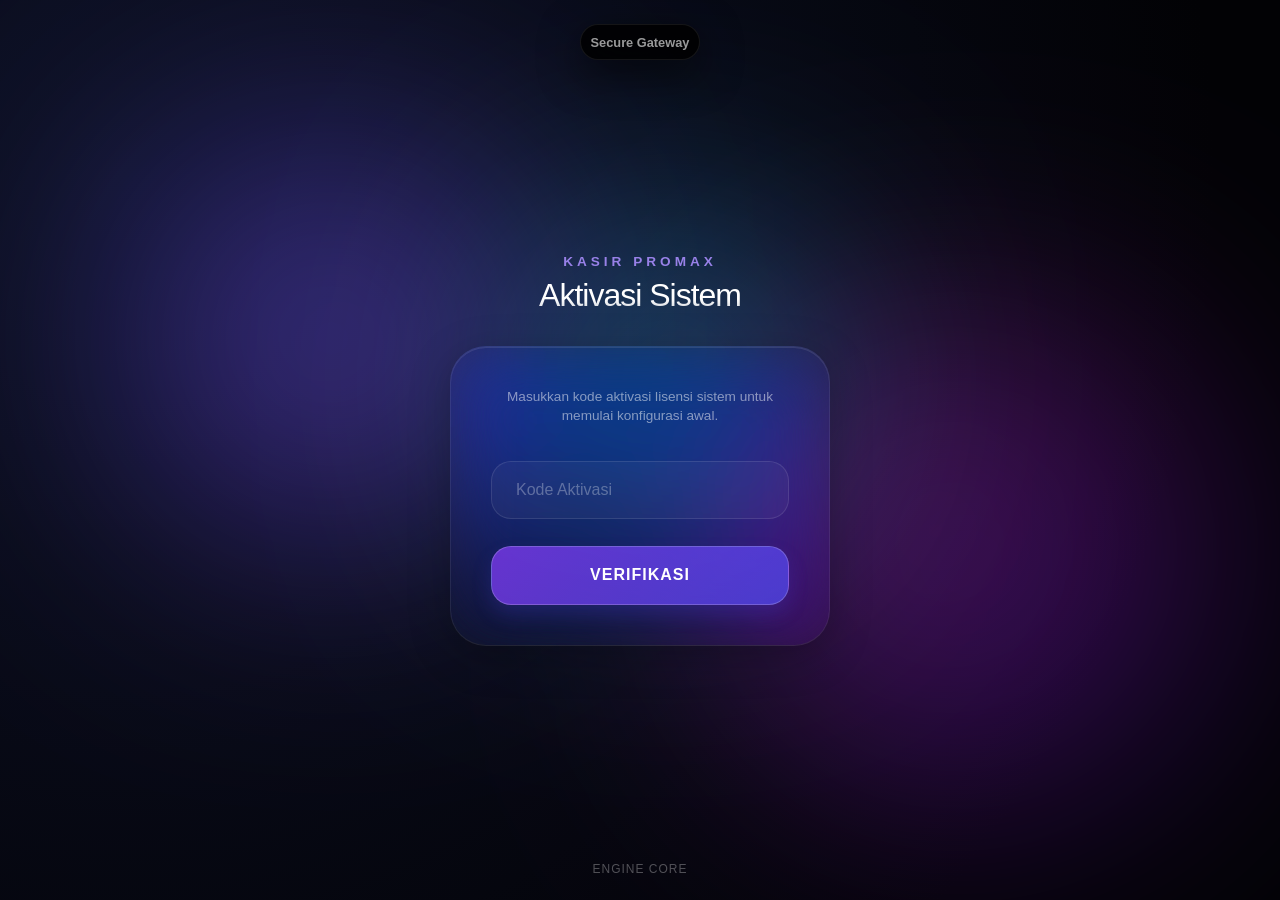
<file: FIX/APLIKASI.html>
<!DOCTYPE html>
<html lang="id">
<head>
    <meta charset="UTF-8">
    <meta name="viewport" content="width=device-width, initial-scale=1.0">
    <title>iOS 27 - Gateway Kasir Promax</title>
    <style>
        /* Base Reset & Core Typography */
        *, *::before, *::after {
            margin: 0;
            padding: 0;
            box-sizing: border-box;
            -webkit-font-smoothing: antialiased;
            -moz-osx-font-smoothing: grayscale;
        }

        body {
            display: block;
            background: #020205;
            color: #ffffff;
            font-family: -apple-system, BlinkMacSystemFont, "SF Pro Display", "SF Pro Text", "Helvetica Neue", Helvetica, Arial, sans-serif;
            min-height: 100vh;
            overflow: hidden;
            position: relative;
        }

        /* Ambient Fluid Engine Background */
        .ambient-canvas {
            position: fixed;
            top: 0;
            left: 0;
            width: 100%;
            height: 100%;
            z-index: 1;
            background: radial-gradient(circle at 10% 20%, #0d1127 0%, #020205 80%),
                        radial-gradient(circle at 90% 80%, #1a0b2e 0%, #020205 80%);
            overflow: hidden;
        }

        .blur-blob {
            position: absolute;
            border-radius: 50%;
            filter: blur(120px);
            opacity: 0.45;
            mix-blend-mode: screen;
            animation: fluidMotion 25s infinite alternate ease-in-out;
        }

        .blob-1 { width: 45vh; height: 45vh; background: linear-gradient(135deg, #4f46e5, #7c3aed); top: 15%; left: 10%; }
        .blob-2 { width: 55vh; height: 55vh; background: linear-gradient(135deg, #b5179e, #3a0ca3); bottom: 10%; right: 5%; animation-delay: -7s; }
        .blob-3 { width: 35vh; height: 35vh; background: linear-gradient(135deg, #06b6d4, #3b82f6); bottom: 40%; left: 40%; animation-delay: -14s; }

        @keyframes fluidMotion {
            0% { transform: translate(0, 0) scale(1) rotate(0deg); }
            50% { transform: translate(8%, 12%) scale(1.15) rotate(90deg); }
            100% { transform: translate(-5%, -8%) scale(0.9) rotate(180deg); }
        }

        /* Root Architecture & Layout Matrix */
        .system-wrapper {
            position: relative;
            z-index: 2;
            width: 100%;
            height: 100vh;
            display: flex;
            flex-direction: column;
            justify-content: center;
            align-items: center;
            padding: env(safe-area-inset-top) 2rem env(safe-area-inset-bottom) 2rem;
        }

        /* Dynamic Island 27.0 - Notification Engine */
        .dynamic-island-pro {
            position: absolute;
            top: 24px;
            width: 120px;
            height: 36px;
            background: rgba(0, 0, 0, 0.85);
            border-radius: 24px;
            border: 1px solid rgba(255, 255, 255, 0.08);
            backdrop-filter: blur(20px);
            -webkit-backdrop-filter: blur(20px);
            transition: all 0.5s cubic-bezier(0.16, 1, 0.3, 1);
            display: flex;
            align-items: center;
            justify-content: center;
            box-shadow: 0 12px 40px rgba(0, 0, 0, 0.6);
            z-index: 100;
            overflow: hidden;
        }

        .dynamic-island-pro.notify {
            width: 320px;
            height: 48px;
            background: rgba(15, 15, 20, 0.95);
        }

        .dynamic-island-pro.notify.error {
            border-color: rgba(239, 68, 68, 0.5);
            box-shadow: 0 20px 50px rgba(239, 68, 68, 0.25);
        }
        
        .dynamic-island-pro.notify.success {
            border-color: rgba(16, 185, 129, 0.5);
            box-shadow: 0 20px 50px rgba(16, 185, 129, 0.25);
        }

        .island-status {
            font-size: 0.8rem;
            font-weight: 600;
            color: rgba(255, 255, 255, 0.6);
            transition: opacity 0.3s;
            position: absolute;
        }

        .island-message {
            font-size: 0.85rem;
            font-weight: 500;
            color: #ffffff;
            opacity: 0;
            position: absolute;
            transition: opacity 0.3s ease;
            white-space: nowrap;
        }

        .dynamic-island-pro.notify .island-status { opacity: 0; pointer-events: none; }
        .dynamic-island-pro.notify .island-message { opacity: 1; }

        /* System Header Accent */
        .system-meta { text-align: center; margin-bottom: 2rem; pointer-events: none; }
        .system-title { font-size: 0.85rem; font-weight: 600; text-transform: uppercase; letter-spacing: 4px; color: #a78bfa; opacity: 0.9; margin-bottom: 0.5rem; }
        .system-subtitle { font-size: 2rem; font-weight: 300; letter-spacing: -1px; background: linear-gradient(to bottom, #ffffff 60%, rgba(255,255,255,0.7)); -webkit-background-clip: text; -webkit-text-fill-color: transparent; }

        /* Glassmorphism Form Container */
        .glass-panel {
            background: rgba(255, 255, 255, 0.02);
            backdrop-filter: blur(35px) saturate(210%);
            -webkit-backdrop-filter: blur(35px) saturate(210%);
            border: 1px solid rgba(255, 255, 255, 0.07);
            border-radius: 36px;
            padding: 2.5rem;
            width: 100%;
            max-width: 380px;
            display: none; /* Handled by JS */
            flex-direction: column;
            gap: 1.2rem;
            box-shadow: 0 10px 40px rgba(0, 0, 0, 0.25), inset 0 1px 0px rgba(255, 255, 255, 0.1);
            animation: panelFadeIn 0.6s cubic-bezier(0.16, 1, 0.3, 1);
        }

        .glass-panel.active { display: flex; }

        @keyframes panelFadeIn {
            from { opacity: 0; transform: translateY(20px) scale(0.95); }
            to { opacity: 1; transform: translateY(0) scale(1); }
        }

        .form-desc { text-align: center; font-size: 0.85rem; color: rgba(255,255,255,0.5); margin-bottom: 1rem; line-height: 1.4; }

        /* Input Controls */
        .input-group { position: relative; width: 100%; }
        
        .glass-input {
            width: 100%;
            padding: 1.2rem 1.5rem;
            background: rgba(255, 255, 255, 0.04);
            border: 1px solid rgba(255, 255, 255, 0.1);
            border-radius: 20px;
            color: #fff;
            font-size: 1rem;
            font-family: inherit;
            outline: none;
            transition: all 0.3s ease;
        }

        .glass-input:focus {
            background: rgba(255, 255, 255, 0.08);
            border-color: rgba(167, 139, 250, 0.5);
            box-shadow: 0 0 20px rgba(167, 139, 250, 0.15);
        }

        .glass-input::placeholder { color: rgba(255, 255, 255, 0.3); }

        /* Eye Icon for Password */
        .eye-icon {
            position: absolute;
            right: 1.2rem;
            top: 50%;
            transform: translateY(-50%);
            cursor: pointer;
            width: 20px;
            height: 20px;
            fill: none;
            stroke: rgba(255,255,255,0.4);
            stroke-width: 2;
            stroke-linecap: round;
            stroke-linejoin: round;
            transition: stroke 0.3s;
        }
        .eye-icon:hover { stroke: rgba(255,255,255,0.8); }

        /* Glass Button */
        .glass-btn {
            width: 100%;
            padding: 1.2rem;
            margin-top: 0.5rem;
            background: linear-gradient(135deg, rgba(124, 58, 237, 0.8), rgba(79, 70, 229, 0.8));
            border: 1px solid rgba(255, 255, 255, 0.2);
            border-radius: 20px;
            color: #fff;
            font-size: 1rem;
            font-weight: 600;
            letter-spacing: 1px;
            cursor: pointer;
            transition: all 0.4s cubic-bezier(0.16, 1, 0.3, 1);
            box-shadow: 0 10px 20px rgba(79, 70, 229, 0.2);
        }

        .glass-btn:hover {
            transform: translateY(-3px);
            background: linear-gradient(135deg, rgba(124, 58, 237, 1), rgba(79, 70, 229, 1));
            box-shadow: 0 15px 30px rgba(79, 70, 229, 0.4);
        }

        .glass-btn:active { transform: translateY(1px); }

        .text-link {
            text-align: center;
            font-size: 0.8rem;
            color: #a78bfa;
            cursor: pointer;
            margin-top: 0.5rem;
            transition: color 0.3s;
        }
        .text-link:hover { color: #ffffff; text-decoration: underline; }

        .system-footer {
            position: absolute;
            bottom: 24px;
            font-size: 0.75rem;
            font-weight: 500;
            color: rgba(255, 255, 255, 0.3);
            letter-spacing: 1px;
            pointer-events: none;
        }
    </style>
</head>
<body>

    <div class="ambient-canvas">
        <div class="blur-blob blob-1"></div>
        <div class="blur-blob blob-2"></div>
        <div class="blur-blob blob-3"></div>
    </div>

    <div class="system-wrapper">
        
        <div class="dynamic-island-pro" id="notificationIsland">
            <span class="island-status">Secure Gateway</span>
            <span class="island-message" id="islandMessage">Message here</span>
        </div>

        <div class="system-meta">
            <div class="system-title">KASIR PROMAX</div>
            <div class="system-subtitle" id="viewTitle">Aktivasi Sistem</div>
        </div>

        <div class="glass-panel" id="view-activation">
            <div class="form-desc">Masukkan kode aktivasi lisensi sistem untuk memulai konfigurasi awal.</div>
            <div class="input-group">
                <input type="text" id="actCode" class="glass-input" placeholder="Kode Aktivasi" autocomplete="off">
            </div>
            <button class="glass-btn" onclick="processActivation()">VERIFIKASI</button>
        </div>

        <div class="glass-panel" id="view-setup">
            <div class="form-desc">Aktivasi berhasil. Buat kredensial Administrator utama untuk sistem Kasir Promax.</div>
            <div class="input-group">
                <input type="text" id="setupUser" class="glass-input" placeholder="Buat Username" autocomplete="off">
            </div>
            <div class="input-group">
                <input type="password" id="setupPass" class="glass-input" placeholder="Buat Password">
                <svg class="eye-icon" onclick="togglePassword('setupPass')" viewBox="0 0 24 24">
                    <path d="M1 12s4-8 11-8 11 8 11 8-4 8-11 8-11-8-11-8z"></path>
                    <circle cx="12" cy="12" r="3"></circle>
                </svg>
            </div>
            <button class="glass-btn" onclick="processSetup()">SIMPAN KREDENSIAL</button>
        </div>

        <div class="glass-panel" id="view-login">
            <div class="form-desc">Autentikasi diperlukan. Masukkan kredensial Administrator yang telah dibuat.</div>
            <div class="input-group">
                <input type="text" id="loginUser" class="glass-input" placeholder="Username" autocomplete="off">
            </div>
            <div class="input-group">
                <input type="password" id="loginPass" class="glass-input" placeholder="Password">
                <svg class="eye-icon" onclick="togglePassword('loginPass')" viewBox="0 0 24 24">
                    <path d="M1 12s4-8 11-8 11 8 11 8-4 8-11 8-11-8-11-8z"></path>
                    <circle cx="12" cy="12" r="3"></circle>
                </svg>
            </div>
            <button class="glass-btn" onclick="processLogin()">MASUK SISTEM</button>
            <div class="text-link" onclick="switchView('forgot')">Lupa Password?</div>
        </div>

        <div class="glass-panel" id="view-forgot">
            <div class="form-desc">Sistem keamanan mendeteksi permintaan reset. Masukkan ulang kode aktivasi mutlak.</div>
            <div class="input-group">
                <input type="password" id="forgotCode" class="glass-input" placeholder="Kode Aktivasi Mutlak">
                <svg class="eye-icon" onclick="togglePassword('forgotCode')" viewBox="0 0 24 24">
                    <path d="M1 12s4-8 11-8 11 8 11 8-4 8-11 8-11-8-11-8z"></path>
                    <circle cx="12" cy="12" r="3"></circle>
                </svg>
            </div>
            <button class="glass-btn" onclick="processForgot()">RESET AKSES</button>
            <div class="text-link" onclick="switchView('login')">Kembali ke Login</div>
        </div>

        <div class="system-footer">ENGINE CORE</div>
    </div>

    <script>
        // System Constants
        const SECRET_ACTIVATION_CODE = "kamupastibisa.id";
        
        // Notification Engine Logic (Replaces standard alert)
        let islandTimeout;
        function showNotification(message, type = 'error') {
            const island = document.getElementById('notificationIsland');
            const msgEl = document.getElementById('islandMessage');
            
            clearTimeout(islandTimeout);
            
            island.className = 'dynamic-island-pro'; // reset
            void island.offsetWidth; // trigger reflow
            
            msgEl.textContent = message;
            island.classList.add('notify', type);
            
            islandTimeout = setTimeout(() => {
                island.classList.remove('notify', 'error', 'success');
            }, 3000);
        }

        // View Router
        function switchView(viewName) {
            // Hide all views
            document.querySelectorAll('.glass-panel').forEach(panel => panel.classList.remove('active'));
            
            // Clear all inputs for security
            document.querySelectorAll('input').forEach(input => input.value = '');

            // Update UI
            const titleEl = document.getElementById('viewTitle');
            if(viewName === 'activation') {
                document.getElementById('view-activation').classList.add('active');
                titleEl.textContent = 'Aktivasi Sistem';
            } else if(viewName === 'setup') {
                document.getElementById('view-setup').classList.add('active');
                titleEl.textContent = 'Setup Admin';
            } else if(viewName === 'login') {
                document.getElementById('view-login').classList.add('active');
                titleEl.textContent = 'Otorisasi Login';
            } else if(viewName === 'forgot') {
                document.getElementById('view-forgot').classList.add('active');
                titleEl.textContent = 'Reset Keamanan';
            }
        }

        // Feature: Toggle Password Visibility
        function togglePassword(inputId) {
            const input = document.getElementById(inputId);
            if(input.type === 'password') {
                input.type = 'text';
            } else {
                input.type = 'password';
            }
        }

        // Logic 1: Activation
        function processActivation() {
            const code = document.getElementById('actCode').value.trim();
            if(code === SECRET_ACTIVATION_CODE) {
                localStorage.setItem('sys_activated', 'true');
                showNotification('Aktivasi Berhasil!', 'success');
                setTimeout(() => switchView('setup'), 800);
            } else {
                showNotification('Kode aktivasi tidak valid!', 'error');
            }
        }

        // Logic 2: Setup Admin
        function processSetup() {
            const user = document.getElementById('setupUser').value.trim();
            const pass = document.getElementById('setupPass').value.trim();
            
            if(user.length < 3 || pass.length < 4) {
                showNotification('Minimal username 3 char & password 4 char!', 'error');
                return;
            }

            // Encrypting locally (simulated by localStorage)
            localStorage.setItem('sys_admin_user', user);
            localStorage.setItem('sys_admin_pass', pass);
            
            showNotification('Kredensial tersimpan!', 'success');
            setTimeout(() => switchView('login'), 800);
        }

        // Logic 3: Login
        function processLogin() {
            const user = document.getElementById('loginUser').value.trim();
            const pass = document.getElementById('loginPass').value.trim();
            
            const savedUser = localStorage.getItem('sys_admin_user');
            const savedPass = localStorage.getItem('sys_admin_pass');

            if(user === savedUser && pass === savedPass) {
                showNotification('Akses Diberikan. Mengalihkan...', 'success');
                // Redirecting to Dashboard Utama
                setTimeout(() => {
                    window.location.href = 'DASHBOARDUTAMA.html';
                }, 1000);
            } else {
                showNotification('Username atau Password salah!', 'error');
            }
        }

        // Logic 4: Forgot Password (Reset Route)
        function processForgot() {
            const code = document.getElementById('forgotCode').value.trim();
            if(code === SECRET_ACTIVATION_CODE) {
                // Clear old credentials
                localStorage.removeItem('sys_admin_user');
                localStorage.removeItem('sys_admin_pass');
                
                showNotification('Otentikasi berhasil. Silakan buat ulang!', 'success');
                setTimeout(() => switchView('setup'), 1000);
            } else {
                showNotification('Kode mutlak salah! Akses ditolak.', 'error');
            }
        }

        // Boot Sequence Engine
        window.onload = () => {
            const isActivated = localStorage.getItem('sys_activated');
            const hasAdmin = localStorage.getItem('sys_admin_user');

            if (isActivated === 'true' && hasAdmin) {
                switchView('login');
            } else if (isActivated === 'true') {
                switchView('setup');
            } else {
                switchView('activation');
            }
        }
    </script>
</body>
</html>
</file>
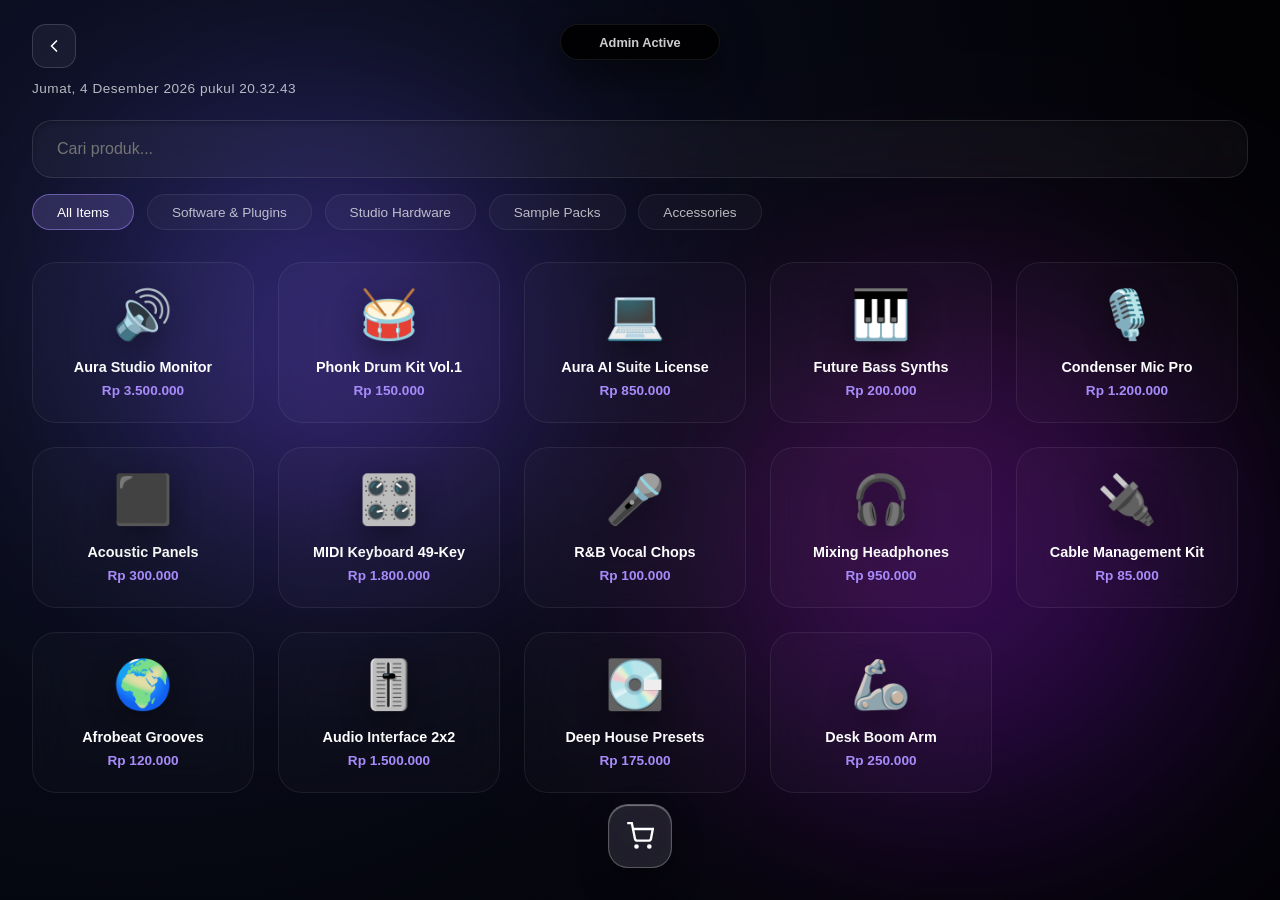
<file: FIX/DASHBOARD.html>
﻿<!DOCTYPE html>
<html lang="id">
<head>
    <meta charset="UTF-8">
    <meta name="viewport" content="width=device-width, initial-scale=1.0">
    <title>iOS 27 - Dashboard Katalog</title>
    <style>
        /* Base Reset & Core Typography */
        *, *::before, *::after {
            margin: 0;
            padding: 0;
            box-sizing: border-box;
            -webkit-font-smoothing: antialiased;
        }

        body {
            background: #020205;
            color: #ffffff;
            font-family: -apple-system, BlinkMacSystemFont, "SF Pro Display", sans-serif;
            height: 100vh;
            overflow: hidden;
            position: relative;
            display: flex;
            flex-direction: column;
        }

        /* Ambient Fluid Engine Background */
        .ambient-canvas {
            position: fixed;
            top: 0; left: 0; width: 100%; height: 100%;
            z-index: -1;
            background: radial-gradient(circle at 10% 20%, #0d1127 0%, #020205 80%);
        }

        .blur-blob {
            position: absolute;
            border-radius: 50%;
            filter: blur(120px);
            opacity: 0.45;
            mix-blend-mode: screen;
            animation: fluidMotion 25s infinite alternate ease-in-out;
        }
        .blob-1 { width: 45vh; height: 45vh; background: linear-gradient(135deg, #4f46e5, #7c3aed); top: 15%; left: 10%; }
        .blob-2 { width: 55vh; height: 55vh; background: linear-gradient(135deg, #b5179e, #3a0ca3); bottom: 10%; right: 5%; animation-delay: -7s; }

        @keyframes fluidMotion {
            0% { transform: translate(0, 0) scale(1); }
            100% { transform: translate(-5%, -8%) scale(1.1); }
        }

        /* Top Bar Navigation (Back, Clock, Island) */
        .top-nav {
            display: flex;
            justify-content: space-between;
            align-items: flex-start;
            padding: 1.5rem 2rem;
            position: relative;
            z-index: 10;
        }

        .nav-left {
            display: flex;
            flex-direction: column;
            gap: 0.8rem;
        }

        .back-btn {
            display: flex;
            align-items: center;
            justify-content: center;
            width: 44px; height: 44px;
            background: rgba(255, 255, 255, 0.05);
            backdrop-filter: blur(20px);
            border: 1px solid rgba(255, 255, 255, 0.15);
            border-radius: 14px;
            color: white;
            text-decoration: none;
            transition: all 0.3s;
        }
        .back-btn:hover { background: rgba(255, 255, 255, 0.1); transform: scale(1.05); }

        .realtime-clock {
            font-size: 0.85rem;
            font-weight: 500;
            color: rgba(255, 255, 255, 0.7);
            letter-spacing: 0.5px;
        }

        /* Dynamic Island Pro */
        .dynamic-island-pro {
            width: 160px; height: 36px;
            background: rgba(0, 0, 0, 0.85);
            border-radius: 24px;
            border: 1px solid rgba(255, 255, 255, 0.08);
            backdrop-filter: blur(20px);
            display: flex; align-items: center; justify-content: center;
            box-shadow: 0 12px 40px rgba(0, 0, 0, 0.6);
            transition: all 0.6s cubic-bezier(0.16, 1, 0.3, 1);
            position: absolute;
            left: 50%;
            transform: translateX(-50%);
            cursor: default;
        }
        .dynamic-island-pro:hover { width: 220px; height: 48px; }
        .island-status { font-size: 0.8rem; font-weight: 600; color: rgba(255, 255, 255, 0.8); transition: opacity 0.3s; }
        .island-expanded { display: none; font-size: 0.8rem; font-weight: 500; color: #a78bfa; }
        .dynamic-island-pro:hover .island-status { display: none; }
        .dynamic-island-pro:hover .island-expanded { display: block; }

        /* Main Workspace Container */
        .workspace {
            flex: 1;
            display: flex;
            flex-direction: column;
            padding: 0 2rem;
            max-width: 1400px;
            margin: 0 auto;
            width: 100%;
            overflow: hidden;
        }

        /* Search & Categories */
        .interaction-hub {
            margin-bottom: 1.5rem;
            z-index: 5;
        }

        /* Search Wrapper for Reset Button Injection */
        .search-wrapper {
            position: relative;
            width: 100%;
            margin-bottom: 1rem;
        }

        .search-bar {
            width: 100%;
            background: rgba(255, 255, 255, 0.04);
            border: 1px solid rgba(255, 255, 255, 0.1);
            backdrop-filter: blur(25px);
            padding: 1.2rem 2.8rem 1.2rem 1.5rem; /* Added right padding for X button */
            border-radius: 20px;
            color: white;
            font-size: 1rem;
            outline: none;
            transition: all 0.3s;
            box-shadow: inset 0 2px 4px rgba(0,0,0,0.2);
        }
        .search-bar:focus { border-color: rgba(167, 139, 250, 0.5); background: rgba(255, 255, 255, 0.08); }

        /* New Reset (X) Button Styles */
        .clear-search-btn {
            position: absolute;
            right: 15px;
            top: 50%;
            transform: translateY(-50%);
            background: rgba(255, 255, 255, 0.1);
            border: none;
            color: rgba(255, 255, 255, 0.8);
            width: 28px;
            height: 28px;
            border-radius: 50%;
            font-size: 1.2rem;
            display: flex;
            align-items: center;
            justify-content: center;
            cursor: pointer;
            opacity: 0;
            visibility: hidden;
            transition: all 0.3s ease;
        }
        .clear-search-btn.active {
            opacity: 1;
            visibility: visible;
        }
        .clear-search-btn:hover {
            background: rgba(255, 255, 255, 0.25);
            color: #fff;
            transform: translateY(-50%) scale(1.1);
        }

        .category-scroll {
            display: flex;
            gap: 0.8rem;
            overflow-x: auto;
            padding-bottom: 0.5rem;
            scrollbar-width: none; /* Firefox */
        }
        .category-scroll::-webkit-scrollbar { display: none; } /* Chrome/Safari */

        .cat-btn {
            background: rgba(255, 255, 255, 0.03);
            border: 1px solid rgba(255, 255, 255, 0.08);
            backdrop-filter: blur(15px);
            padding: 0.6rem 1.5rem;
            border-radius: 30px;
            color: rgba(255,255,255,0.7);
            font-weight: 500;
            font-size: 0.85rem;
            cursor: pointer;
            white-space: nowrap;
            transition: all 0.3s;
        }
        .cat-btn.active, .cat-btn:hover {
            background: rgba(167, 139, 250, 0.2);
            border-color: rgba(167, 139, 250, 0.5);
            color: white;
        }

        /* Product Catalog (5 Grid, Scrollable) */
        .catalog-container {
            flex: 1;
            overflow-y: auto;
            padding-bottom: 6rem; /* Space for dock */
            padding-right: 10px;
        }
        
        /* Custom Scrollbar for Catalog */
        .catalog-container::-webkit-scrollbar { width: 6px; }
        .catalog-container::-webkit-scrollbar-track { background: transparent; }
        .catalog-container::-webkit-scrollbar-thumb { background: rgba(255,255,255,0.2); border-radius: 10px; }

        .catalog-grid {
            display: grid;
            grid-template-columns: repeat(5, 1fr);
            gap: 1.5rem;
        }

        /* Responsive Breakpoints */
        @media (max-width: 1200px) { .catalog-grid { grid-template-columns: repeat(4, 1fr); } }
        @media (max-width: 900px) { .catalog-grid { grid-template-columns: repeat(3, 1fr); } }
        @media (max-width: 600px) { .catalog-grid { grid-template-columns: repeat(2, 1fr); } }

        .product-card {
            background: rgba(255, 255, 255, 0.02);
            backdrop-filter: blur(20px);
            border: 1px solid rgba(255, 255, 255, 0.07);
            border-radius: 24px;
            padding: 1.5rem;
            display: flex;
            flex-direction: column;
            align-items: center;
            text-align: center;
            transition: transform 0.4s, background 0.4s;
            cursor: pointer;
            position: relative;
            overflow: hidden;
        }
        .product-card:hover {
            transform: translateY(-5px);
            background: rgba(255, 255, 255, 0.06);
            border-color: rgba(255, 255, 255, 0.2);
        }

        .product-icon {
            font-size: 3rem;
            margin-bottom: 1rem;
            filter: drop-shadow(0 10px 15px rgba(0,0,0,0.4));
        }

        .product-name { font-size: 0.9rem; font-weight: 600; margin-bottom: 0.5rem; color: #fff; }
        .product-price { font-size: 0.85rem; color: #a78bfa; font-weight: 700; }

        /* Bottom Dock & Cart Button */
        .dock-container {
            position: fixed;
            bottom: 2rem;
            left: 50%;
            transform: translateX(-50%);
            z-index: 20;
        }

        .cart-btn {
            width: 64px; height: 64px;
            background: rgba(255, 255, 255, 0.1);
            backdrop-filter: blur(35px) saturate(200%);
            border: 1px solid rgba(255, 255, 255, 0.25);
            border-radius: 20px; /* iOS Squircle */
            display: flex; justify-content: center; align-items: center;
            cursor: pointer;
            box-shadow: 0 15px 30px rgba(0,0,0,0.4), inset 0 1px 1px rgba(255,255,255,0.4);
            transition: all 0.3s;
        }
        .cart-btn:hover { transform: scale(1.1); background: rgba(255, 255, 255, 0.15); }
        
        .cart-btn svg { width: 28px; height: 28px; fill: none; stroke: #fff; stroke-width: 2; }

        /* Cart Modal (Interactive Tab) */
        .cart-modal-overlay {
            position: fixed; top: 0; left: 0; width: 100%; height: 100%;
            background: rgba(0,0,0,0.4);
            backdrop-filter: blur(5px);
            z-index: 30;
            opacity: 0; visibility: hidden;
            transition: all 0.4s ease;
        }
        .cart-modal-overlay.active { opacity: 1; visibility: visible; }

        .cart-modal {
            position: fixed;
            bottom: -100%; left: 50%;
            transform: translateX(-50%);
            width: 90%; max-width: 500px;
            background: rgba(15, 15, 20, 0.85);
            backdrop-filter: blur(40px) saturate(200%);
            border: 1px solid rgba(255, 255, 255, 0.15);
            border-radius: 32px 32px 0 0;
            padding: 2rem;
            z-index: 40;
            transition: bottom 0.5s cubic-bezier(0.16, 1, 0.3, 1);
            box-shadow: 0 -20px 50px rgba(0,0,0,0.5);
        }
        .cart-modal.active { bottom: 0; }

        .modal-header {
            display: flex; justify-content: space-between; align-items: center;
            margin-bottom: 1.5rem;
            border-bottom: 1px solid rgba(255,255,255,0.1); padding-bottom: 1rem;
        }
        .modal-title { font-weight: 600; font-size: 1.2rem; }
        .close-btn { background: none; border: none; color: white; font-size: 1.5rem; cursor: pointer; }
        .empty-state { text-align: center; color: rgba(255,255,255,0.5); padding: 2rem 0; font-size: 0.9rem; }
    </style>
</head>
<body>

    <div class="ambient-canvas">
        <div class="blur-blob blob-1"></div>
        <div class="blur-blob blob-2"></div>
    </div>

    <header class="top-nav">
        <div class="nav-left">
            <a href="DASHBOARDUTAMA.html" class="back-btn">
                <svg width="20" height="20" viewBox="0 0 24 24" fill="none" stroke="currentColor" stroke-width="2" stroke-linecap="round" stroke-linejoin="round">
                    <polyline points="15 18 9 12 15 6"></polyline>
                </svg>
            </a>
            <div class="realtime-clock" id="liveDateTime">Memuat Waktu...</div>
        </div>

        <div class="dynamic-island-pro">
            <span class="island-status">Admin Active</span>
            <span class="island-expanded">🛡️ KASIR PROMAX - Admin 01</span>
        </div>
        
        <div style="width: 44px;"></div> 
    </header>

    <div class="workspace">
        <div class="interaction-hub">
            <div class="search-wrapper">
                <input type="text" id="searchInput" class="search-bar" placeholder="Cari produk...">
                <button id="clearSearchBtn" class="clear-search-btn" aria-label="Reset pencarian">&times;</button>
            </div>
            
            <div class="category-scroll" id="categoryContainer">
                <button class="cat-btn active" data-cat="All">All Items</button>
                <button class="cat-btn" data-cat="Software">Software & Plugins</button>
                <button class="cat-btn" data-cat="Hardware">Studio Hardware</button>
                <button class="cat-btn" data-cat="Packs">Sample Packs</button>
                <button class="cat-btn" data-cat="Accessories">Accessories</button>
            </div>
        </div>

        <div class="catalog-container">
            <div class="catalog-grid" id="catalogGrid">
            </div>
        </div>
    </div>

    <div class="dock-container">
        <button class="cart-btn" id="openCartBtn">
            <svg viewBox="0 0 24 24">
                <circle cx="9" cy="21" r="1"></circle>
                <circle cx="20" cy="21" r="1"></circle>
                <path d="M1 1h4l2.68 13.39a2 2 0 0 0 2 1.61h9.72a2 2 0 0 0 2-1.61L23 6H6"></path>
            </svg>
        </button>
    </div>

    <div class="cart-modal-overlay" id="cartOverlay"></div>
    <div class="cart-modal" id="cartModal">
        <div class="modal-header">
            <div class="modal-title">Keranjang Belanja</div>
            <button class="close-btn" id="closeCartBtn">&times;</button>
        </div>
        <div class="modal-body">
            <div class="empty-state">Belum ada item di keranjang.</div>
        </div>
    </div>

    <script>
        // Realtime Clock & Date Engine
        function updateDateTime() {
            const now = new Date();
            const options = { weekday: 'long', year: 'numeric', month: 'long', day: 'numeric', hour: '2-digit', minute: '2-digit', second: '2-digit' };
            document.getElementById('liveDateTime').textContent = now.toLocaleDateString('id-ID', options);
        }
        setInterval(updateDateTime, 1000);
        updateDateTime();

        // Product Dummy Data Base
        const products = [
            { id: 1, name: "Aura Studio Monitor", category: "Hardware", price: "Rp 3.500.000", icon: "🔊" },
            { id: 2, name: "Phonk Drum Kit Vol.1", category: "Packs", price: "Rp 150.000", icon: "🥁" },
            { id: 3, name: "Aura AI Suite License", category: "Software", price: "Rp 850.000", icon: "💻" },
            { id: 4, name: "Future Bass Synths", category: "Packs", price: "Rp 200.000", icon: "🎹" },
            { id: 5, name: "Condenser Mic Pro", category: "Hardware", price: "Rp 1.200.000", icon: "🎙️" },
            { id: 6, name: "Acoustic Panels", category: "Accessories", price: "Rp 300.000", icon: "⬛" },
            { id: 7, name: "MIDI Keyboard 49-Key", category: "Hardware", price: "Rp 1.800.000", icon: "🎛️" },
            { id: 8, name: "R&B Vocal Chops", category: "Packs", price: "Rp 100.000", icon: "🎤" },
            { id: 9, name: "Mixing Headphones", category: "Hardware", price: "Rp 950.000", icon: "🎧" },
            { id: 10, name: "Cable Management Kit", category: "Accessories", price: "Rp 85.000", icon: "🔌" },
            { id: 11, name: "Afrobeat Grooves", category: "Packs", price: "Rp 120.000", icon: "🌍" },
            { id: 12, name: "Audio Interface 2x2", category: "Hardware", price: "Rp 1.500.000", icon: "🎚️" },
            { id: 13, name: "Deep House Presets", category: "Software", price: "Rp 175.000", icon: "💽" },
            { id: 14, name: "Desk Boom Arm", category: "Accessories", price: "Rp 250.000", icon: "🦾" }
        ];

        const gridContainer = document.getElementById('catalogGrid');
        const searchInput = document.getElementById('searchInput');
        const clearSearchBtn = document.getElementById('clearSearchBtn');
        const catButtons = document.querySelectorAll('.cat-btn');

        // Render Function
        function renderCatalog(filterText = '', filterCategory = 'All') {
            gridContainer.innerHTML = '';
            
            const filteredData = products.filter(item => {
                const matchSearch = item.name.toLowerCase().includes(filterText.toLowerCase());
                const matchCat = filterCategory === 'All' || item.category === filterCategory;
                return matchSearch && matchCat;
            });

            if(filteredData.length === 0) {
                gridContainer.innerHTML = `<p style="grid-column: 1/-1; text-align:center; color:rgba(255,255,255,0.5); padding: 2rem;">Produk tidak ditemukan.</p>`;
                return;
            }

            filteredData.forEach(item => {
                const card = document.createElement('div');
                card.className = 'product-card';
                card.innerHTML = `
                    <div class="product-icon">${item.icon}</div>
                    <div class="product-name">${item.name}</div>
                    <div class="product-price">${item.price}</div>
                `;
                gridContainer.appendChild(card);
            });
        }

        // Search Input Logic (With Reset Button Visibility Toggle)
        searchInput.addEventListener('input', (e) => {
            const val = e.target.value;
            
            // Toggle Reset Button Visibility
            if (val.length > 0) {
                clearSearchBtn.classList.add('active');
            } else {
                clearSearchBtn.classList.remove('active');
            }

            const activeCat = document.querySelector('.cat-btn.active').dataset.cat;
            renderCatalog(val, activeCat);
        });

        // Reset Search Button Logic
        clearSearchBtn.addEventListener('click', () => {
            searchInput.value = '';
            clearSearchBtn.classList.remove('active');
            searchInput.focus(); // Keep user in the flow
            
            const activeCat = document.querySelector('.cat-btn.active').dataset.cat;
            renderCatalog('', activeCat);
        });

        // Category Buttons Logic
        catButtons.forEach(btn => {
            btn.addEventListener('click', (e) => {
                catButtons.forEach(b => b.classList.remove('active'));
                e.target.classList.add('active');
                renderCatalog(searchInput.value, e.target.dataset.cat);
            });
        });

        // Initial Render
        renderCatalog();

        // Cart Interaction Logic
        const openCartBtn = document.getElementById('openCartBtn');
        const closeCartBtn = document.getElementById('closeCartBtn');
        const cartModal = document.getElementById('cartModal');
        const cartOverlay = document.getElementById('cartOverlay');

        function toggleCart() {
            cartModal.classList.toggle('active');
            cartOverlay.classList.toggle('active');
        }

        openCartBtn.addEventListener('click', toggleCart);
        closeCartBtn.addEventListener('click', toggleCart);
        cartOverlay.addEventListener('click', toggleCart);
    </script>
</body>
</html>
</file>
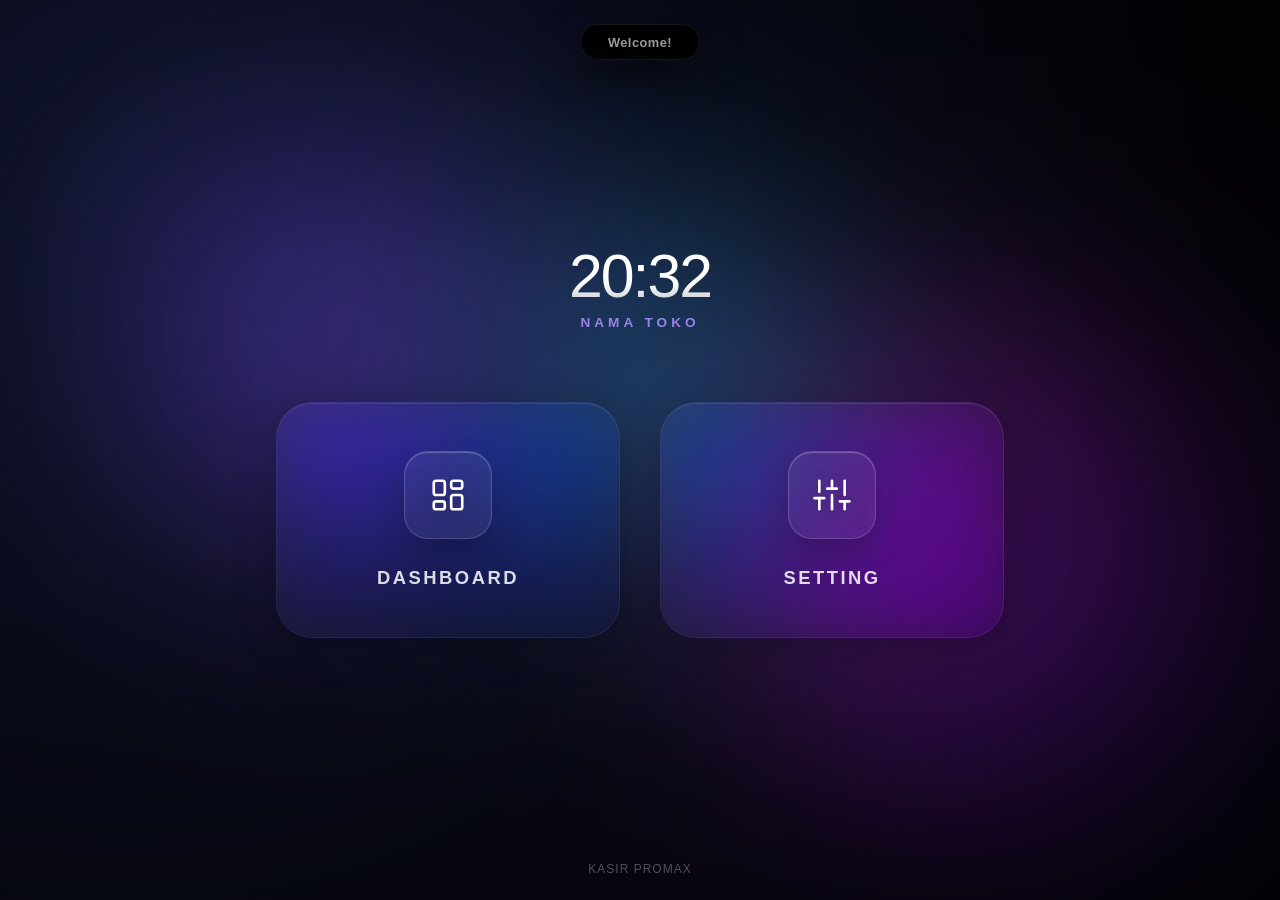
<file: FIX/DASHBOARDUTAMA.html>
﻿<!DOCTYPE html>
<html lang="id">
<head>
    <meta charset="UTF-8">
    <meta name="viewport" content="width=device-width, initial-scale=1.0">
    <title>iOS 27 - Dashboard Utama</title>
    <style>
        /* Base Reset & Core Typography */
        *, *::before, *::after {
            margin: 0;
            padding: 0;
            box-sizing: border-box;
            -webkit-font-smoothing: antialiased;
            -moz-osx-font-smoothing: grayscale;
        }

        body {
            display: block;
            background: #020205;
            color: #ffffff;
            font-family: -apple-system, BlinkMacSystemFont, "SF Pro Display", "SF Pro Text", "Helvetica Neue", Helvetica, Arial, sans-serif;
            min-height: 100vh;
            overflow: hidden;
            position: relative;
        }

        /* Ambient Fluid Engine Background (iOS 27 Concept) */
        .ambient-canvas {
            position: fixed;
            top: 0;
            left: 0;
            width: 100%;
            height: 100%;
            z-index: 1;
            background: radial-gradient(circle at 10% 20%, #0d1127 0%, #020205 80%),
                        radial-gradient(circle at 90% 80%, #1a0b2e 0%, #020205 80%);
            overflow: hidden;
        }

        .blur-blob {
            position: absolute;
            border-radius: 50%;
            filter: blur(120px);
            opacity: 0.45;
            mix-blend-mode: screen;
            animation: fluidMotion 25s infinite alternate ease-in-out;
        }

        .blob-1 {
            width: 45vh;
            height: 45vh;
            background: linear-gradient(135deg, #4f46e5, #7c3aed);
            top: 15%;
            left: 10%;
        }

        .blob-2 {
            width: 55vh;
            height: 55vh;
            background: linear-gradient(135deg, #b5179e, #3a0ca3);
            bottom: 10%;
            right: 5%;
            animation-delay: -7s;
        }

        .blob-3 {
            width: 35vh;
            height: 35vh;
            background: linear-gradient(135deg, #06b6d4, #3b82f6);
            bottom: 40%;
            left: 40%;
            animation-delay: -14s;
        }

        @keyframes fluidMotion {
            0% { transform: translate(0, 0) scale(1) rotate(0deg); }
            50% { transform: translate(8%, 12%) scale(1.15) rotate(90deg); }
            100% { transform: translate(-5%, -8%) scale(0.9) rotate(180deg); }
        }

        /* Root Architecture & Layout Matrix */
        .system-wrapper {
            position: relative;
            z-index: 2;
            width: 100%;
            height: 100vh;
            display: flex;
            flex-direction: column;
            justify-content: center;
            align-items: center;
            padding: env(safe-area-inset-top) 2rem env(safe-area-inset-bottom) 2rem;
        }

        /* Dynamic Island 27.0 Navigation Indicator */
        .dynamic-island-pro {
            position: absolute;
            top: 24px;
            width: 120px;
            height: 36px;
            background: rgba(0, 0, 0, 0.85);
            border-radius: 24px;
            border: 1px solid rgba(255, 255, 255, 0.08);
            backdrop-filter: blur(20px);
            -webkit-backdrop-filter: blur(20px);
            transition: all 0.6s cubic-bezier(0.16, 1, 0.3, 1);
            display: flex;
            align-items: center;
            justify-content: center;
            cursor: pointer;
            box-shadow: 0 12px 40px rgba(0, 0, 0, 0.6);
        }

        .dynamic-island-pro:hover {
            width: 280px;
            height: 48px;
            background: rgba(5, 5, 10, 0.95);
            border-color: rgba(255, 255, 255, 0.15);
            box-shadow: 0 20px 50px rgba(124, 58, 237, 0.25);
        }

        .island-status {
            font-size: 0.8rem;
            font-weight: 600;
            letter-spacing: 0.5px;
            color: rgba(255, 255, 255, 0.6);
            transition: opacity 0.3s;
        }

        .island-expanded-content {
            display: none;
            font-size: 0.85rem;
            font-weight: 500;
            color: #ffffff;
            opacity: 0;
            transition: opacity 0.4s ease;
        }

        .dynamic-island-pro:hover .island-status { display: none; }
        .dynamic-island-pro:hover .island-expanded-content { display: block; opacity: 1; }

        /* System Header Accent */
        .system-meta {
            text-align: center;
            margin-bottom: 3.5rem;
            pointer-events: none;
        }

        .system-time {
            font-size: 3.8rem;
            font-weight: 200;
            letter-spacing: -2px;
            background: linear-gradient(to bottom, #ffffff 60%, rgba(255,255,255,0.7));
            -webkit-background-clip: text;
            -webkit-text-fill-color: transparent;
            line-height: 1;
            margin-bottom: 0.5rem;
        }

        .system-title {
            font-size: 0.85rem;
            font-weight: 600;
            text-transform: uppercase;
            letter-spacing: 4px;
            color: #a78bfa;
            opacity: 0.9;
        }

        /* Glassmorphism Control Grid System */
        .control-hub-grid {
            display: grid;
            gap: 2.5rem;
            width: 100%;
            max-width: 900px;
            padding: 1rem;
            justify-content: center;
            align-items: center;
        }

        /* Core Responsiveness Constraints (9:16 vs 16:9 Adaptability) */
        @media (min-aspect-ratio: 1/1) {
            /* 16:9 Desktop / Landscape Perspective */
            .control-hub-grid {
                grid-template-columns: repeat(2, 1fr);
                max-width: 760px;
            }
        }

        @media (max-aspect-ratio: 1/1) {
            /* 9:16 Mobile / Portrait Perspective */
            .control-hub-grid {
                grid-template-columns: 1fr;
                max-width: 340px;
                gap: 2rem;
            }
            .system-time { font-size: 3.2rem; }
        }

        /* iOS 27 Dual Glassmorphism Node Archetype */
        .ios-action-trigger {
            background: rgba(255, 255, 255, 0.02);
            backdrop-filter: blur(35px) saturate(210%);
            -webkit-backdrop-filter: blur(35px) saturate(210%);
            border: 1px solid rgba(255, 255, 255, 0.07);
            border-radius: 36px;
            padding: 3rem 2rem;
            display: flex;
            flex-direction: column;
            align-items: center;
            justify-content: center;
            cursor: pointer;
            text-decoration: none;
            position: relative;
            overflow: hidden;
            transition: transform 0.5s cubic-bezier(0.16, 1, 0.3, 1),
                        background-color 0.5s cubic-bezier(0.16, 1, 0.3, 1),
                        border-color 0.5s cubic-bezier(0.16, 1, 0.3, 1),
                        box-shadow 0.5s cubic-bezier(0.16, 1, 0.3, 1);
            box-shadow: 0 10px 40px rgba(0, 0, 0, 0.25), 
                        inset 0 1px 0px rgba(255, 255, 255, 0.1);
        }

        /* Soft internal specular highlight gradient layer */
        .ios-action-trigger::before {
            content: '';
            position: absolute;
            top: 0; left: 0; right: 0; bottom: 0;
            background: linear-gradient(135deg, rgba(255,255,255,0.04) 0%, rgba(255,255,255,0) 100%);
            border-radius: 36px;
            z-index: -1;
        }

        /* Next-Gen Interaction States */
        .ios-action-trigger:hover {
            transform: translateY(-10px) scale(1.03);
            background: rgba(255, 255, 255, 0.05);
            border-color: rgba(255, 255, 255, 0.18);
            box-shadow: 0 30px 60px rgba(0, 0, 0, 0.45), 
                        0 0 40px rgba(139, 92, 246, 0.15),
                        inset 0 1px 0px rgba(255, 255, 255, 0.2);
        }

        .ios-action-trigger:active {
            transform: translateY(-4px) scale(0.97);
            background: rgba(255, 255, 255, 0.01);
            backdrop-filter: blur(45px) saturate(180%);
        }

        /* Glassmorphism Square Icon System */
        .square-glass-icon {
            width: 88px;
            height: 88px;
            background: rgba(255, 255, 255, 0.06);
            border: 1px solid rgba(255, 255, 255, 0.16);
            border-radius: 24px; /* Pure iOS Squircle Aesthetic */
            display: flex;
            align-items: center;
            justify-content: center;
            margin-bottom: 1.8rem;
            box-shadow: 0 16px 32px rgba(0, 0, 0, 0.2), 
                        inset 0 1px 1px rgba(255, 255, 255, 0.25);
            transition: transform 0.6s cubic-bezier(0.16, 1, 0.3, 1),
                        background-color 0.6s cubic-bezier(0.16, 1, 0.3, 1),
                        border-color 0.6s cubic-bezier(0.16, 1, 0.3, 1);
        }

        .ios-action-trigger:hover .square-glass-icon {
            transform: scale(1.06) rotate(2deg);
            background: rgba(255, 255, 255, 0.12);
            border-color: rgba(255, 255, 255, 0.35);
            box-shadow: 0 20px 40px rgba(0, 0, 0, 0.35), 
                        inset 0 1px 1px rgba(255, 255, 255, 0.4);
        }

        /* Minimal Vector Aesthetics */
        .square-glass-icon svg {
            width: 38px;
            height: 38px;
            fill: none;
            stroke: #ffffff;
            stroke-width: 1.65;
            stroke-linecap: round;
            stroke-linejoin: round;
            filter: drop-shadow(0 4px 10px rgba(0,0,0,0.3));
            transition: stroke 0.4s;
        }

        /* Action Node Label Typography */
        .action-label {
            font-size: 1.15rem;
            font-weight: 600;
            letter-spacing: 2.5px;
            text-transform: uppercase;
            color: rgba(255, 255, 255, 0.85);
            transition: color 0.4s, text-shadow 0.4s;
        }

        .ios-action-trigger:hover .action-label {
            color: #ffffff;
            text-shadow: 0 0 12px rgba(255, 255, 255, 0.4);
        }

        /* Haptic Interaction Simulation via Subtle Footer */
        .system-footer {
            position: absolute;
            bottom: 24px;
            font-size: 0.75rem;
            font-weight: 500;
            color: rgba(255, 255, 255, 0.3);
            letter-spacing: 1px;
            pointer-events: none;
        }
    </style>
</head>
<body>

    <!-- Ambient Engine Viewport Background Layers -->
    <div class="ambient-canvas">
        <div class="blur-blob blob-1"></div>
        <div class="blur-blob blob-2"></div>
        <div class="blur-blob blob-3"></div>
    </div>

    <!-- Core App Shell Container -->
    <div class="system-wrapper">
        
        <!-- Premium Dynamic Island Component -->
        <div class="dynamic-island-pro">
            <span class="island-status">Welcome!</span>
            <span class="island-expanded-content">✦ Sytem Active</span>
        </div>

        <!-- Meta Core Brand Display -->
        <div class="system-meta">
            <div class="system-time" id="liveClock">00:00</div>
            <div class="system-title">NAMA TOKO</div>
        </div>

        <!-- Multi-Aspect Configured Interactive Grid Matrix -->
        <div class="control-hub-grid">
            
            <!-- Node Alpha: Dashboard Component -->
            <a href="DASHBOARD.html" class="ios-action-trigger">
                <div class="square-glass-icon">
                    <!-- iOS 27 Geometric Grid / Layout Icon -->
                    <svg viewBox="0 0 24 24">
                        <rect x="3" y="3" width="7" height="9" rx="1.5"></rect>
                        <rect x="14" y="3" width="7" height="5" rx="1.5"></rect>
                        <rect x="14" y="12" width="7" height="9" rx="1.5"></rect>
                        <rect x="3" y="16" width="7" height="5" rx="1.5"></rect>
                    </svg>
                </div>
                <div class="action-label">Dashboard</div>
            </a>

            <!-- Node Beta: Settings Component -->
            <a href="SETTING.html" class="ios-action-trigger">
                <div class="square-glass-icon">
                    <!-- iOS 27 Mechanical / Interface Sliders Icon -->
                    <svg viewBox="0 0 24 24">
                        <line x1="4" y1="21" x2="4" y2="14"></line>
                        <line x1="4" y1="10" x2="4" y2="3"></line>
                        <line x1="12" y1="21" x2="12" y2="12"></line>
                        <line x1="12" y1="8" x2="12" y2="3"></line>
                        <line x1="20" y1="21" x2="20" y2="16"></line>
                        <line x1="20" y1="12" x2="20" y2="3"></line>
                        <line x1="1" y1="14" x2="7" y2="14"></line>
                        <line x1="9" y1="8" x2="15" y2="8"></line>
                        <line x1="17" y1="16" x2="23" y2="16"></line>
                    </svg>
                </div>
                <div class="action-label">Setting</div>
            </a>

        </div>

        <!-- Premium Navigation Anchor -->
        <div class="system-footer">
            KASIR PROMAX
        </div>
    </div>

    <!-- Live Native Clock Engine Integration -->
    <script>
        function updateLiveClock() {
            const timeDisplay = document.getElementById('liveClock');
            const now = new Date();
            let hours = now.getHours().toString().padStart(2, '0');
            let minutes = now.getMinutes().toString().padStart(2, '0');
            timeDisplay.textContent = `${hours}:${minutes}`;
        }
        setInterval(updateLiveClock, 1000);
        updateLiveClock();
    </script>
</body>
</html>
</file>
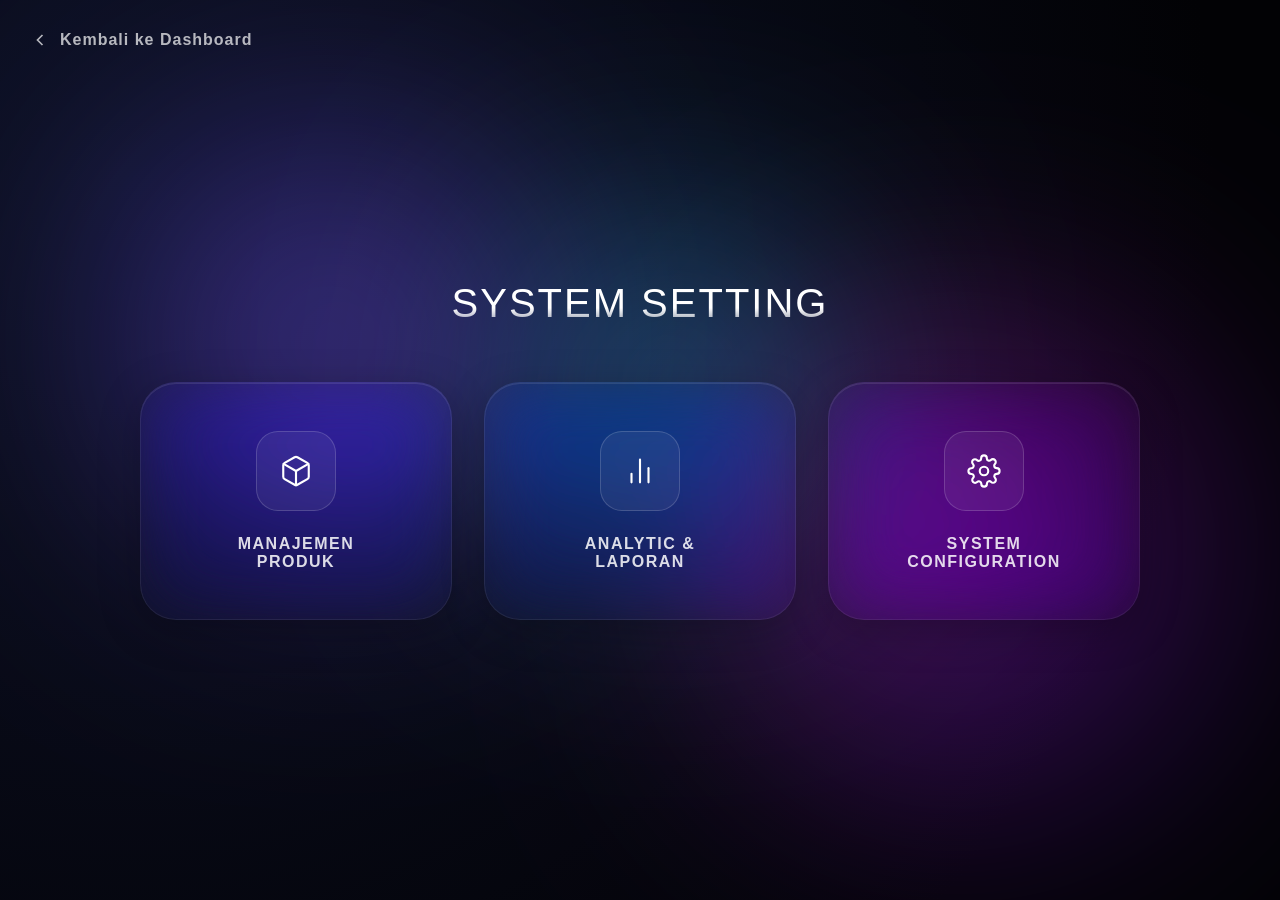
<file: FIX/SETTING.html>
﻿<!DOCTYPE html>
<html lang="id">
<head>
    <meta charset="UTF-8">
    <meta name="viewport" content="width=device-width, initial-scale=1.0">
    <title>iOS 27 - Settings Hub</title>
    <style>
        /* ==========================================================================
           1. BASE RESET & CORE TYPOGRAPHY (Consistent with Main Dashboard)
           ========================================================================== */
        *, *::before, *::after {
            margin: 0; padding: 0; box-sizing: border-box;
            -webkit-font-smoothing: antialiased; -moz-osx-font-smoothing: grayscale;
        }

        body {
            background: #020205; color: #ffffff;
            font-family: -apple-system, BlinkMacSystemFont, "SF Pro Display", "Helvetica Neue", sans-serif;
            min-height: 100vh; overflow-x: hidden; position: relative;
        }

        /* Ambient Fluid Engine */
        .ambient-canvas {
            position: fixed; top: 0; left: 0; width: 100%; height: 100%; z-index: 1;
            background: radial-gradient(circle at 10% 20%, #0d1127 0%, #020205 80%),
                        radial-gradient(circle at 90% 80%, #1a0b2e 0%, #020205 80%);
            overflow: hidden; pointer-events: none;
        }

        .blur-blob {
            position: absolute; border-radius: 50%; filter: blur(120px);
            opacity: 0.45; mix-blend-mode: screen;
            animation: fluidMotion 25s infinite alternate ease-in-out;
        }

        .blob-1 { width: 45vh; height: 45vh; background: linear-gradient(135deg, #4f46e5, #7c3aed); top: 15%; left: 10%; }
        .blob-2 { width: 55vh; height: 55vh; background: linear-gradient(135deg, #b5179e, #3a0ca3); bottom: 10%; right: 5%; animation-delay: -7s; }
        .blob-3 { width: 35vh; height: 35vh; background: linear-gradient(135deg, #06b6d4, #3b82f6); bottom: 40%; left: 40%; animation-delay: -14s; }

        @keyframes fluidMotion {
            0% { transform: translate(0, 0) scale(1) rotate(0deg); }
            50% { transform: translate(8%, 12%) scale(1.15) rotate(90deg); }
            100% { transform: translate(-5%, -8%) scale(0.9) rotate(180deg); }
        }

        /* ==========================================================================
           2. LAYOUT & NAVIGATION
           ========================================================================== */
        .system-wrapper {
            position: relative; z-index: 2; width: 100%; min-height: 100vh;
            display: flex; flex-direction: column; justify-content: center; align-items: center;
            padding: 4rem 2rem;
        }

        /* Back Navigation */
        .nav-back {
            position: absolute; top: 30px; left: 30px;
            display: flex; align-items: center; gap: 10px;
            color: rgba(255,255,255,0.7); text-decoration: none;
            font-weight: 600; letter-spacing: 1px; transition: 0.3s;
            z-index: 10;
        }
        .nav-back:hover { color: #fff; transform: translateX(-5px); }
        
        .system-meta { text-align: center; margin-bottom: 3.5rem; }
        .page-title {
            font-size: 2.5rem; font-weight: 300; letter-spacing: 2px;
            background: linear-gradient(to bottom, #ffffff 60%, rgba(255,255,255,0.4));
            -webkit-background-clip: text; -webkit-text-fill-color: transparent;
        }

        /* Grid Matrix - 3 Items */
        .control-hub-grid {
            display: grid; gap: 2rem; width: 100%; max-width: 1000px;
        }

        @media (min-aspect-ratio: 1/1) { /* 16:9 */
            .control-hub-grid { grid-template-columns: repeat(3, 1fr); }
        }
        @media (max-aspect-ratio: 1/1) { /* 9:16 */
            .control-hub-grid { grid-template-columns: 1fr; max-width: 340px; }
        }

        /* Glass Node Buttons */
        .ios-action-trigger {
            background: rgba(255, 255, 255, 0.02);
            backdrop-filter: blur(35px) saturate(210%); -webkit-backdrop-filter: blur(35px) saturate(210%);
            border: 1px solid rgba(255, 255, 255, 0.07); border-radius: 36px;
            padding: 3rem 2rem; display: flex; flex-direction: column; align-items: center;
            cursor: pointer; position: relative; overflow: hidden;
            transition: all 0.5s cubic-bezier(0.16, 1, 0.3, 1);
            box-shadow: 0 10px 40px rgba(0, 0, 0, 0.25), inset 0 1px 0px rgba(255, 255, 255, 0.1);
        }
        .ios-action-trigger:hover {
            transform: translateY(-10px) scale(1.03);
            background: rgba(255, 255, 255, 0.05); border-color: rgba(255, 255, 255, 0.18);
            box-shadow: 0 30px 60px rgba(0, 0, 0, 0.45), 0 0 40px rgba(139, 92, 246, 0.15);
        }

        .square-glass-icon {
            width: 80px; height: 80px; background: rgba(255, 255, 255, 0.06);
            border: 1px solid rgba(255, 255, 255, 0.16); border-radius: 22px;
            display: flex; align-items: center; justify-content: center; margin-bottom: 1.5rem;
            transition: all 0.5s;
        }
        .ios-action-trigger:hover .square-glass-icon {
            transform: scale(1.06) rotate(3deg); background: rgba(255, 255, 255, 0.12);
        }
        .square-glass-icon svg { width: 34px; height: 34px; fill: none; stroke: #fff; stroke-width: 1.5; stroke-linecap: round; stroke-linejoin: round; }
        .action-label { font-size: 1rem; font-weight: 600; letter-spacing: 1.5px; text-transform: uppercase; color: rgba(255,255,255,0.85); text-align: center; }

        /* ==========================================================================
           3. FULLSCREEN OVERLAY MODALS (Menyembul Animasi)
           ========================================================================== */
        .modal-overlay {
            position: fixed; top: 0; left: 0; width: 100%; height: 100%;
            background: rgba(2, 2, 5, 0.6); backdrop-filter: blur(25px); -webkit-backdrop-filter: blur(25px);
            z-index: 1000; display: flex; justify-content: center; align-items: center;
            opacity: 0; pointer-events: none; transition: opacity 0.4s ease; padding: 2rem;
        }
        .modal-overlay.active { opacity: 1; pointer-events: auto; }

        .modal-container {
            width: 100%; max-width: 1200px; height: 90vh;
            background: rgba(20, 20, 30, 0.7); border: 1px solid rgba(255, 255, 255, 0.1);
            border-radius: 36px; display: flex; flex-direction: column; overflow: hidden;
            box-shadow: 0 40px 100px rgba(0,0,0,0.8), inset 0 1px 1px rgba(255,255,255,0.2);
            /* Menyembul Physics */
            transform: scale(0.85) translateY(40px);
            transition: transform 0.6s cubic-bezier(0.34, 1.56, 0.64, 1);
        }
        .modal-overlay.active .modal-container { transform: scale(1) translateY(0); }

        .modal-header {
            padding: 1.5rem 2.5rem; border-bottom: 1px solid rgba(255,255,255,0.05);
            display: flex; justify-content: space-between; align-items: center;
        }
        .modal-title { font-size: 1.2rem; font-weight: 600; letter-spacing: 2px; color: #a78bfa; }
        .close-btn {
            background: rgba(255,255,255,0.1); border: none; width: 40px; height: 40px;
            border-radius: 50%; color: #fff; font-size: 1.2rem; cursor: pointer; transition: 0.3s;
        }
        .close-btn:hover { background: #ef4444; transform: rotate(90deg); }

        .modal-body {
            padding: 2.5rem; overflow-y: auto; flex: 1;
        }
        .modal-body::-webkit-scrollbar { width: 8px; }
        .modal-body::-webkit-scrollbar-thumb { background: rgba(255,255,255,0.2); border-radius: 10px; }

        /* ==========================================================================
           4. INTERNAL MODAL UI COMPONENTS (Forms, Tables, Charts)
           ========================================================================== */
        /* Forms */
        .form-grid { display: grid; grid-template-columns: repeat(auto-fit, minmax(280px, 1fr)); gap: 1.5rem; margin-bottom: 2rem; }
        .input-group { display: flex; flex-direction: column; gap: 0.5rem; }
        .input-group label { font-size: 0.85rem; color: rgba(255,255,255,0.6); text-transform: uppercase; letter-spacing: 1px; }
        .glass-input {
            background: rgba(0,0,0,0.3); border: 1px solid rgba(255,255,255,0.1);
            padding: 1rem; border-radius: 16px; color: #fff; font-family: inherit; font-size: 1rem;
            transition: 0.3s; outline: none;
        }
        .glass-input:focus { border-color: #a78bfa; background: rgba(0,0,0,0.5); box-shadow: 0 0 15px rgba(167,139,250,0.2); }
        
        /* Buttons inside Modals */
        .btn-group { display: flex; gap: 1rem; flex-wrap: wrap; margin-top: 1rem; }
        .btn {
            padding: 1rem 2rem; border-radius: 16px; border: none; font-weight: 600; letter-spacing: 1px;
            cursor: pointer; transition: 0.3s; display: inline-flex; align-items: center; gap: 8px;
        }
        .btn-primary { background: linear-gradient(135deg, #6366f1, #8b5cf6); color: #fff; box-shadow: 0 4px 15px rgba(99,102,241,0.4); }
        .btn-primary:hover { transform: translateY(-3px); box-shadow: 0 8px 25px rgba(99,102,241,0.6); }
        .btn-danger { background: rgba(239, 68, 68, 0.2); color: #f87171; border: 1px solid rgba(239, 68, 68, 0.5); }
        .btn-danger:hover { background: #ef4444; color: #fff; }
        .btn-outline { background: transparent; border: 1px solid rgba(255,255,255,0.2); color: #fff; }
        .btn-outline:hover { background: rgba(255,255,255,0.1); }

        /* Tables */
        .table-container {
            width: 100%; overflow-x: auto; background: rgba(0,0,0,0.2);
            border-radius: 20px; border: 1px solid rgba(255,255,255,0.05);
            margin-bottom: 2rem;
        }
        table { width: 100%; border-collapse: collapse; min-width: 800px; }
        th, td { padding: 1.2rem; text-align: left; border-bottom: 1px solid rgba(255,255,255,0.05); }
        th { font-size: 0.8rem; text-transform: uppercase; letter-spacing: 1px; color: rgba(255,255,255,0.5); }
        tr:hover td { background: rgba(255,255,255,0.02); }

        /* Card / Sections */
        .glass-card {
            background: rgba(255,255,255,0.02); border: 1px solid rgba(255,255,255,0.08);
            border-radius: 24px; padding: 2rem; margin-bottom: 2rem;
        }
        .section-title { font-size: 1.1rem; margin-bottom: 1.5rem; display: flex; align-items: center; gap: 10px; border-bottom: 1px solid rgba(255,255,255,0.1); padding-bottom: 10px;}

        /* Mock Chart Area */
        .chart-placeholder {
            width: 100%; height: 300px; border-radius: 20px;
            background: linear-gradient(180deg, rgba(99,102,241,0.1) 0%, rgba(0,0,0,0.2) 100%);
            border: 1px dashed rgba(255,255,255,0.2); display: flex; align-items: flex-end; padding: 1rem; gap: 10px; justify-content: space-between;
        }
        .chart-bar { background: linear-gradient(to top, #8b5cf6, #3b82f6); width: 8%; border-radius: 6px 6px 0 0; transition: height 1s; animation: growBar 1.5s ease-out forwards; }
        @keyframes growBar { from { height: 0 !important; } }
    </style>
</head>
<body>

    <div class="ambient-canvas">
        <div class="blur-blob blob-1"></div>
        <div class="blur-blob blob-2"></div>
        <div class="blur-blob blob-3"></div>
    </div>

    <div class="system-wrapper">
        <a href="DASHBOARDUTAMA.html" class="nav-back">
            <svg width="20" height="20" viewBox="0 0 24 24" fill="none" stroke="currentColor" stroke-width="2"><path d="M15 18l-6-6 6-6"/></svg>
            Kembali ke Dashboard
        </a>

        <div class="system-meta">
            <h1 class="page-title">SYSTEM SETTING</h1>
        </div>

        <div class="control-hub-grid">
            <div class="ios-action-trigger" onclick="openModal('modal-produk')">
                <div class="square-glass-icon">
                    <svg viewBox="0 0 24 24"><path d="M21 16V8a2 2 0 0 0-1-1.73l-7-4a2 2 0 0 0-2 0l-7 4A2 2 0 0 0 3 8v8a2 2 0 0 0 1 1.73l7 4a2 2 0 0 0 2 0l7-4A2 2 0 0 0 21 16z"></path><polyline points="3.27 6.96 12 12.01 20.73 6.96"></polyline><line x1="12" y1="22.08" x2="12" y2="12"></line></svg>
                </div>
                <div class="action-label">Manajemen<br>Produk</div>
            </div>

            <div class="ios-action-trigger" onclick="openModal('modal-analytic')">
                <div class="square-glass-icon">
                    <svg viewBox="0 0 24 24"><line x1="18" y1="20" x2="18" y2="10"></line><line x1="12" y1="20" x2="12" y2="4"></line><line x1="6" y1="20" x2="6" y2="14"></line></svg>
                </div>
                <div class="action-label">Analytic &<br>Laporan</div>
            </div>

            <div class="ios-action-trigger" onclick="openModal('modal-system')">
                <div class="square-glass-icon">
                    <svg viewBox="0 0 24 24"><circle cx="12" cy="12" r="3"></circle><path d="M19.4 15a1.65 1.65 0 0 0 .33 1.82l.06.06a2 2 0 0 1 0 2.83 2 2 0 0 1-2.83 0l-.06-.06a1.65 1.65 0 0 0-1.82-.33 1.65 1.65 0 0 0-1 1.51V21a2 2 0 0 1-2 2 2 2 0 0 1-2-2v-.09A1.65 1.65 0 0 0 9 19.4a1.65 1.65 0 0 0-1.82.33l-.06.06a2 2 0 0 1-2.83 0 2 2 0 0 1 0-2.83l.06-.06a1.65 1.65 0 0 0 .33-1.82 1.65 1.65 0 0 0-1.51-1H3a2 2 0 0 1-2-2 2 2 0 0 1 2-2h.09A1.65 1.65 0 0 0 4.6 9a1.65 1.65 0 0 0-.33-1.82l-.06-.06a2 2 0 0 1 0-2.83 2 2 0 0 1 2.83 0l.06.06a1.65 1.65 0 0 0 1.82.33H9a1.65 1.65 0 0 0 1-1.51V3a2 2 0 0 1 2-2 2 2 0 0 1 2 2v.09a1.65 1.65 0 0 0 1 1.51 1.65 1.65 0 0 0 1.82-.33l.06-.06a2 2 0 0 1 2.83 0 2 2 0 0 1 0 2.83l-.06.06a1.65 1.65 0 0 0-.33 1.82V9a1.65 1.65 0 0 0 1.51 1H21a2 2 0 0 1 2 2 2 2 0 0 1-2 2h-.09a1.65 1.65 0 0 0-1.51 1z"></path></svg>
                </div>
                <div class="action-label">System<br>Configuration</div>
            </div>
        </div>
    </div>

    <div class="modal-overlay" id="modal-produk">
        <div class="modal-container">
            <div class="modal-header">
                <div class="modal-title">📦 MANAJEMEN PRODUK TERINTEGRASI</div>
                <button class="close-btn" onclick="closeModal('modal-produk')">✕</button>
            </div>
            <div class="modal-body">
                
                <div class="glass-card">
                    <h3 class="section-title">Form Data Produk (Tambah/Edit/Hapus)</h3>
                    <div class="form-grid">
                        <div class="input-group">
                            <label>ID Unik / Barcode</label>
                            <input type="text" class="glass-input" placeholder="Scan atau input manual...">
                        </div>
                        <div class="input-group">
                            <label>Nama Produk</label>
                            <input type="text" class="glass-input" placeholder="Contoh: Kopi Robusta Premium">
                        </div>
                        <div class="input-group">
                            <label>Harga Modal (Rp)</label>
                            <input type="number" class="glass-input" placeholder="0">
                        </div>
                        <div class="input-group">
                            <label>Harga Jual (Rp)</label>
                            <input type="number" class="glass-input" placeholder="0">
                        </div>
                        <div class="input-group">
                            <label>Pajak Spesifik (%) - Opsional</label>
                            <input type="number" class="glass-input" placeholder="Misal: 11">
                        </div>
                        <div class="input-group">
                            <label>Upload Gambar Produk (.jpeg, .png)</label>
                            <input type="file" class="glass-input" accept="image/*">
                        </div>
                    </div>
                    <div class="input-group" style="margin-bottom: 1.5rem;">
                        <label>Deskripsi Detail</label>
                        <textarea class="glass-input" rows="3" placeholder="Jelaskan spesifikasi produk..."></textarea>
                    </div>
                    <div class="btn-group">
                        <button class="btn btn-primary">Simpan Baru</button>
                        <button class="btn btn-outline">Update Data</button>
                        <button class="btn btn-danger">Hapus Produk</button>
                    </div>
                </div>

                <div class="glass-card">
                    <h3 class="section-title">Bulk Import Data (Excel, PDF, Images)</h3>
                    <div class="form-grid">
                        <div class="input-group">
                            <label>Upload File Master Data</label>
                            <input type="file" class="glass-input" accept=".xlsx, .xls, .pdf, image/*">
                        </div>
                    </div>
                    <div class="btn-group">
                        <button class="btn btn-primary">Mulai Sinkronisasi Import</button>
                    </div>
                </div>

            </div>
        </div>
    </div>

    <div class="modal-overlay" id="modal-analytic">
        <div class="modal-container">
            <div class="modal-header">
                <div class="modal-title">📈 ANALYTIC & REKAPITULASI</div>
                <button class="close-btn" onclick="closeModal('modal-analytic')">✕</button>
            </div>
            <div class="modal-body">
                
                <div class="glass-card">
                    <h3 class="section-title">Filter Waktu Analisis</h3>
                    <div class="form-grid">
                        <div class="input-group"><label>Dari Tanggal</label><input type="date" class="glass-input"></div>
                        <div class="input-group"><label>Sampai Tanggal</label><input type="date" class="glass-input"></div>
                        <div class="input-group">
                            <label>Tarik Data</label>
                            <button class="btn btn-primary">Generate Laporan</button>
                        </div>
                    </div>
                </div>

                <div class="glass-card">
                    <h3 class="section-title">Grafik Trend Penjualan Produk</h3>
                    <div class="chart-placeholder">
                        <div class="chart-bar" style="height: 40%;"></div>
                        <div class="chart-bar" style="height: 60%;"></div>
                        <div class="chart-bar" style="height: 35%;"></div>
                        <div class="chart-bar" style="height: 80%;"></div>
                        <div class="chart-bar" style="height: 50%;"></div>
                        <div class="chart-bar" style="height: 90%;"></div>
                        <div class="chart-bar" style="height: 75%;"></div>
                        <div class="chart-bar" style="height: 100%;"></div>
                    </div>
                </div>

                <div class="glass-card">
                    <h3 class="section-title">Kalkulasi Laba / Rugi</h3>
                    <div class="table-container">
                        <table>
                            <thead>
                                <tr><th>Periode</th><th>Total Omzet</th><th>Total Modal</th><th>Pajak</th><th>Net Profit (Laba)</th></tr>
                            </thead>
                            <tbody>
                                <tr><td>Bulan Ini</td><td>Rp 125.000.000</td><td>Rp 75.000.000</td><td>Rp 5.000.000</td><td style="color: #4ade80;">Rp 45.000.000</td></tr>
                            </tbody>
                        </table>
                    </div>
                    <div class="btn-group">
                        <button class="btn btn-outline">Export to Excel</button>
                        <button class="btn btn-outline">Export to CSV</button>
                        <button class="btn btn-primary">Cetak PDF</button>
                    </div>
                </div>

            </div>
        </div>
    </div>

    <div class="modal-overlay" id="modal-system">
        <div class="modal-container">
            <div class="modal-header">
                <div class="modal-title">⚙️ SYSTEM & SECURITY CONFIGURATION</div>
                <button class="close-btn" onclick="closeModal('modal-system')">✕</button>
            </div>
            <div class="modal-body">
                
                <div class="glass-card">
                    <h3 class="section-title">Konfigurasi Metode Pembayaran</h3>
                    <div class="form-grid">
                        <div class="input-group">
                            <label>Tipe Pembayaran</label>
                            <select class="glass-input">
                                <option>QRIS Dinamis / Statis</option>
                                <option>Transfer Bank</option>
                                <option>Cash / Tunai</option>
                            </select>
                        </div>
                        <div class="input-group">
                            <label>Detail (No. Rek / Nama Merchant)</label>
                            <input type="text" class="glass-input" placeholder="Masukkan detail...">
                        </div>
                        <div class="input-group">
                            <label>Upload Barcode QR / Logo Bank</label>
                            <input type="file" class="glass-input" accept="image/*">
                        </div>
                    </div>
                    <button class="btn btn-primary" style="margin-top: 1rem;">Simpan Metode Baru</button>
                </div>

                <div class="glass-card">
                    <h3 class="section-title">Database: Backup & Pulihkan</h3>
                    <p style="font-size: 0.85rem; color: #a1a1aa; margin-bottom: 1rem;">Integrasi realtime untuk mencadangkan struktur data masif.</p>
                    <div class="btn-group">
                        <button class="btn btn-primary">Backup Seluruh Data Sekarang</button>
                        <button class="btn btn-danger">Pulihkan dari Backup Lokal</button>
                    </div>
                </div>

                <div class="glass-card">
                    <h3 class="section-title">Manajemen Kredensial Pengguna (Admin)</h3>
                    <div class="form-grid">
                        <div class="input-group">
                            <label>Nama Pengguna / Admin Baru</label>
                            <input type="text" class="glass-input" placeholder="Nama lengkap...">
                        </div>
                        <div class="input-group">
                            <label>Ubah PIN Akses</label>
                            <input type="password" class="glass-input" placeholder="6 Digit Angka" maxlength="6">
                        </div>
                        <div class="input-group">
                            <label>Ubah Password Utama</label>
                            <input type="password" class="glass-input" placeholder="Kombinasi kuat...">
                        </div>
                    </div>
                    <button class="btn btn-outline" style="margin-top: 1rem; border-color: #f87171; color: #f87171;">Simpan & Paksa Relogin Akun</button>
                </div>

            </div>
        </div>
    </div>

    <script>
        // Fungsi Pemanggilan Animasi Modal Berdasarkan ID
        function openModal(modalId) {
            const modal = document.getElementById(modalId);
            if(modal) {
                modal.classList.add('active');
                // Menghentikan scroll background saat modal terbuka
                document.body.style.overflow = 'hidden'; 
            }
        }

        // Fungsi Menutup Modal
        function closeModal(modalId) {
            const modal = document.getElementById(modalId);
            if(modal) {
                modal.classList.remove('active');
                // Mengembalikan fungsi scroll
                document.body.style.overflow = 'auto'; 
            }
        }

        // Fitur klik area luar untuk menutup (Opsional tapi bagus untuk UX)
        window.onclick = function(event) {
            if (event.target.classList.contains('modal-overlay')) {
                event.target.classList.remove('active');
                document.body.style.overflow = 'auto';
            }
        }
    </script>

</body>
</html>
</file>
<file: core.css>
﻿/* =========================================================
   CORE ENGINE CSS
   Next Generation UI/UX System Architecture
========================================================= */

/* ==========================
   ROOT DESIGN TOKENS
========================== */

:root{

    /* COLORS */

    --ios-bg-primary:#f5f5f7;
    --ios-bg-secondary:#ffffff;
    --ios-bg-tertiary:#fafafa;

    --ios-text-primary:#000000;
    --ios-text-secondary:#6e6e73;
    --ios-text-muted:#9b9b9f;

    --ios-accent:#0071e3;
    --ios-accent-hover:#1a82f0;

    --ios-success:#34c759;
    --ios-warning:#ff9500;
    --ios-danger:#ff3b30;

    /* GLASS */

    --glass-bg:rgba(255,255,255,0.45);
    --glass-border:rgba(255,255,255,0.18);
    --glass-blur:25px;

    /* SHADOW */

    --shadow-xs:0 2px 8px rgba(0,0,0,0.04);
    --shadow-sm:0 4px 15px rgba(0,0,0,0.06);
    --shadow-md:0 8px 24px rgba(0,0,0,0.08);
    --shadow-lg:0 15px 40px rgba(0,0,0,0.12);

    /* BORDER */

    --radius-xs:8px;
    --radius-sm:14px;
    --radius-md:22px;
    --radius-lg:30px;
    --radius-xl:42px;

    /* ANIMATION */

    --speed-fast:120ms;
    --speed-normal:260ms;
    --speed-slow:500ms;

    --ease-fluid:cubic-bezier(0.25,0.8,0.25,1);

}

/* ==========================
   DARK MODE ENGINE
========================== */

[data-theme="dark"]{

    --ios-bg-primary:#000000;
    --ios-bg-secondary:#121212;
    --ios-bg-tertiary:#1a1a1a;

    --ios-text-primary:#ffffff;
    --ios-text-secondary:#b0b0b5;
    --ios-text-muted:#7d7d82;

    --glass-bg:rgba(30,30,30,0.4);

}

/* ==========================
   RESET ENGINE
========================== */

*{
    margin:0;
    padding:0;
    box-sizing:border-box;
    -webkit-tap-highlight-color:transparent;
}

body{

    background:var(--ios-bg-primary);
    color:var(--ios-text-primary);

    font-family:
    Inter,
    SF Pro Display,
    -apple-system,
    BlinkMacSystemFont,
    sans-serif;

    line-height:1.6;
}

/* ==========================
   TYPOGRAPHY ENGINE
========================== */

.h1{
    font-size:48px;
    font-weight:700;
    letter-spacing:-1px;
}

.h2{
    font-size:36px;
    font-weight:650;
}

.h3{
    font-size:28px;
    font-weight:600;
}

.body-large{
    font-size:18px;
}

.body{
    font-size:16px;
}

.caption{
    font-size:13px;
    color:var(--ios-text-secondary);
}

/* ==========================
   GLASSMORPHISM ENGINE
========================== */

.glass{

    background:var(--glass-bg);

    backdrop-filter:
    blur(var(--glass-blur))
    saturate(180%);

    -webkit-backdrop-filter:
    blur(var(--glass-blur))
    saturate(180%);

    border:1px solid var(--glass-border);

    box-shadow:var(--shadow-md);

}

/* ==========================
   CARD SYSTEM
========================== */

.card{

    background:var(--ios-bg-secondary);

    border-radius:var(--radius-md);

    padding:24px;

    box-shadow:var(--shadow-sm);

    transition:all var(--speed-normal) var(--ease-fluid);

}

.card:hover{

    transform:translateY(-3px);

    box-shadow:var(--shadow-lg);

}

/* ==========================
   BUTTON ENGINE
========================== */

.btn{

    border:none;
    cursor:pointer;

    padding:14px 24px;

    border-radius:18px;

    font-size:15px;
    font-weight:600;

    transition:all 220ms ease;

}

.btn-primary{

    background:var(--ios-accent);
    color:white;

}

.btn-primary:hover{

    background:var(--ios-accent-hover);

    transform:scale(0.98);

}

.btn-secondary{

    background:#ececec;

    color:black;

}

.btn-pill{

    border-radius:999px;

}

/* ==========================
   INPUT ENGINE
========================== */

.input{

    width:100%;

    border:none;

    padding:18px;

    font-size:16px;

    border-radius:18px;

    background:rgba(255,255,255,0.7);

    backdrop-filter:blur(10px);

    transition:all .2s ease;

}

.input:focus{

    outline:none;

    box-shadow:0 0 0 3px rgba(0,113,227,.2);

}

/* ==========================
   NAVIGATION SYSTEM
========================== */

.navbar{

    position:fixed;

    top:0;
    left:0;
    right:0;

    height:72px;

    padding:0 24px;

    display:flex;

    align-items:center;
    justify-content:space-between;

    backdrop-filter:blur(30px);

    background:rgba(255,255,255,.65);

    z-index:9999;

}

/* ==========================
   FLOATING ACTION
========================== */

.fab{

    position:fixed;

    right:30px;
    bottom:30px;

    width:65px;
    height:65px;

    border-radius:50%;

    background:var(--ios-accent);

    display:flex;
    align-items:center;
    justify-content:center;

    box-shadow:var(--shadow-lg);

}

/* ==========================
   MODAL SYSTEM
========================== */

.modal{

    position:fixed;
    inset:0;

    display:flex;

    justify-content:center;
    align-items:center;

    background:rgba(0,0,0,.35);

    backdrop-filter:blur(20px);

    opacity:0;
    pointer-events:none;

    transition:all .3s ease;

}

.modal.active{

    opacity:1;
    pointer-events:auto;

}

.modal-content{

    width:500px;

    background:white;

    border-radius:28px;

    padding:35px;

}

/* ==========================
   IOS SWITCH
========================== */

.switch{

    width:54px;
    height:32px;

    background:#d9d9d9;

    border-radius:999px;

    position:relative;

    cursor:pointer;

    transition:.3s;

}

.switch::after{

    content:"";

    width:26px;
    height:26px;

    border-radius:50%;

    background:white;

    position:absolute;

    top:3px;
    left:3px;

    transition:.3s;

}

.switch.active{

    background:#34c759;

}

.switch.active::after{

    left:25px;

}

/* ==========================
   GRID ENGINE
========================== */

.grid{

    display:grid;

    gap:24px;

}

.grid-2{

    grid-template-columns:repeat(2,1fr);

}

.grid-3{

    grid-template-columns:repeat(3,1fr);

}

.grid-4{

    grid-template-columns:repeat(4,1fr);

}

/* ==========================
   SCROLL ENGINE
========================== */

::-webkit-scrollbar{

    width:6px;

}

::-webkit-scrollbar-thumb{

    background:#c2c2c2;

    border-radius:999px;

}

/* ==========================
   LOADING SKELETON
========================== */

.skeleton{

    background:linear-gradient(
        90deg,
        #ececec 25%,
        #f6f6f6 50%,
        #ececec 75%
    );

    background-size:200% 100%;

    animation:skeleton 1.5s infinite;

}

@keyframes skeleton{

    0%{
        background-position:200% 0;
    }

    100%{
        background-position:-200% 0;
    }

}

/* ==========================
   LIQUID MOTION EFFECT
========================== */

.liquid{

    animation:liquidFlow 6s infinite ease-in-out;

}

@keyframes liquidFlow{

    0%{
        transform:translateY(0px);
    }

    50%{
        transform:translateY(-6px);
    }

    100%{
        transform:translateY(0px);
    }

}

/* ==========================
   MICRO INTERACTION
========================== */

.tap{

    transition:transform .15s ease;

}

.tap:active{

    transform:scale(.96);

}

/* ==========================
   NOTIFICATION SYSTEM
========================== */

.toast{

    position:fixed;

    bottom:20px;
    left:50%;

    transform:translateX(-50%);

    padding:18px 28px;

    border-radius:20px;

    background:rgba(20,20,20,.85);

    color:white;

    backdrop-filter:blur(20px);

}

/* ==========================
   IOS TAB BAR
========================== */

.tabbar{

    position:fixed;

    bottom:0;

    left:0;
    right:0;

    height:80px;

    display:flex;

    justify-content:space-around;
    align-items:center;

    backdrop-filter:blur(35px);

    background:rgba(255,255,255,.75);

}

/* ==========================
   RESPONSIVE ENGINE
========================== */

@media(max-width:768px){

    .grid-4,
    .grid-3,
    .grid-2{

        grid-template-columns:1fr;

    }

    .modal-content{

        width:90%;

    }

}

/* ==========================
   IOS DEPTH ENGINE
========================== */

.depth-1{
    box-shadow:0 4px 12px rgba(0,0,0,.05);
}

.depth-2{
    box-shadow:0 8px 20px rgba(0,0,0,.08);
}

.depth-3{
    box-shadow:0 20px 50px rgba(0,0,0,.12);
}

/* ==========================
   BLUR LAYER ENGINE
========================== */

.blur-light{

    backdrop-filter:blur(10px);

}

.blur-medium{

    backdrop-filter:blur(20px);

}

.blur-heavy{

    backdrop-filter:blur(40px);

}
</file>
<file: CATERING TOOLS/core.css>
﻿/* =========================================================
   CORE ENGINE CSS
   Next Generation UI/UX System Architecture
========================================================= */

/* ==========================
   ROOT DESIGN TOKENS
========================== */

:root{

    /* COLORS */

    --ios-bg-primary:#f5f5f7;
    --ios-bg-secondary:#ffffff;
    --ios-bg-tertiary:#fafafa;

    --ios-text-primary:#000000;
    --ios-text-secondary:#6e6e73;
    --ios-text-muted:#9b9b9f;

    --ios-accent:#0071e3;
    --ios-accent-hover:#1a82f0;

    --ios-success:#34c759;
    --ios-warning:#ff9500;
    --ios-danger:#ff3b30;

    /* GLASS */

    --glass-bg:rgba(255,255,255,0.45);
    --glass-border:rgba(255,255,255,0.18);
    --glass-blur:25px;

    /* SHADOW */

    --shadow-xs:0 2px 8px rgba(0,0,0,0.04);
    --shadow-sm:0 4px 15px rgba(0,0,0,0.06);
    --shadow-md:0 8px 24px rgba(0,0,0,0.08);
    --shadow-lg:0 15px 40px rgba(0,0,0,0.12);

    /* BORDER */

    --radius-xs:8px;
    --radius-sm:14px;
    --radius-md:22px;
    --radius-lg:30px;
    --radius-xl:42px;

    /* ANIMATION */

    --speed-fast:120ms;
    --speed-normal:260ms;
    --speed-slow:500ms;

    --ease-fluid:cubic-bezier(0.25,0.8,0.25,1);

}

/* ==========================
   DARK MODE ENGINE
========================== */

[data-theme="dark"]{

    --ios-bg-primary:#000000;
    --ios-bg-secondary:#121212;
    --ios-bg-tertiary:#1a1a1a;

    --ios-text-primary:#ffffff;
    --ios-text-secondary:#b0b0b5;
    --ios-text-muted:#7d7d82;

    --glass-bg:rgba(30,30,30,0.4);

}

/* ==========================
   RESET ENGINE
========================== */

*{
    margin:0;
    padding:0;
    box-sizing:border-box;
    -webkit-tap-highlight-color:transparent;
}

body{

    background:var(--ios-bg-primary);
    color:var(--ios-text-primary);

    font-family:
    Inter,
    SF Pro Display,
    -apple-system,
    BlinkMacSystemFont,
    sans-serif;

    line-height:1.6;
}

/* ==========================
   TYPOGRAPHY ENGINE
========================== */

.h1{
    font-size:48px;
    font-weight:700;
    letter-spacing:-1px;
}

.h2{
    font-size:36px;
    font-weight:650;
}

.h3{
    font-size:28px;
    font-weight:600;
}

.body-large{
    font-size:18px;
}

.body{
    font-size:16px;
}

.caption{
    font-size:13px;
    color:var(--ios-text-secondary);
}

/* ==========================
   GLASSMORPHISM ENGINE
========================== */

.glass{

    background:var(--glass-bg);

    backdrop-filter:
    blur(var(--glass-blur))
    saturate(180%);

    -webkit-backdrop-filter:
    blur(var(--glass-blur))
    saturate(180%);

    border:1px solid var(--glass-border);

    box-shadow:var(--shadow-md);

}

/* ==========================
   CARD SYSTEM
========================== */

.card{

    background:var(--ios-bg-secondary);

    border-radius:var(--radius-md);

    padding:24px;

    box-shadow:var(--shadow-sm);

    transition:all var(--speed-normal) var(--ease-fluid);

}

.card:hover{

    transform:translateY(-3px);

    box-shadow:var(--shadow-lg);

}

/* ==========================
   BUTTON ENGINE
========================== */

.btn{

    border:none;
    cursor:pointer;

    padding:14px 24px;

    border-radius:18px;

    font-size:15px;
    font-weight:600;

    transition:all 220ms ease;

}

.btn-primary{

    background:var(--ios-accent);
    color:white;

}

.btn-primary:hover{

    background:var(--ios-accent-hover);

    transform:scale(0.98);

}

.btn-secondary{

    background:#ececec;

    color:black;

}

.btn-pill{

    border-radius:999px;

}

/* ==========================
   INPUT ENGINE
========================== */

.input{

    width:100%;

    border:none;

    padding:18px;

    font-size:16px;

    border-radius:18px;

    background:rgba(255,255,255,0.7);

    backdrop-filter:blur(10px);

    transition:all .2s ease;

}

.input:focus{

    outline:none;

    box-shadow:0 0 0 3px rgba(0,113,227,.2);

}

/* ==========================
   NAVIGATION SYSTEM
========================== */

.navbar{

    position:fixed;

    top:0;
    left:0;
    right:0;

    height:72px;

    padding:0 24px;

    display:flex;

    align-items:center;
    justify-content:space-between;

    backdrop-filter:blur(30px);

    background:rgba(255,255,255,.65);

    z-index:9999;

}

/* ==========================
   FLOATING ACTION
========================== */

.fab{

    position:fixed;

    right:30px;
    bottom:30px;

    width:65px;
    height:65px;

    border-radius:50%;

    background:var(--ios-accent);

    display:flex;
    align-items:center;
    justify-content:center;

    box-shadow:var(--shadow-lg);

}

/* ==========================
   MODAL SYSTEM
========================== */

.modal{

    position:fixed;
    inset:0;

    display:flex;

    justify-content:center;
    align-items:center;

    background:rgba(0,0,0,.35);

    backdrop-filter:blur(20px);

    opacity:0;
    pointer-events:none;

    transition:all .3s ease;

}

.modal.active{

    opacity:1;
    pointer-events:auto;

}

.modal-content{

    width:500px;

    background:white;

    border-radius:28px;

    padding:35px;

}

/* ==========================
   IOS SWITCH
========================== */

.switch{

    width:54px;
    height:32px;

    background:#d9d9d9;

    border-radius:999px;

    position:relative;

    cursor:pointer;

    transition:.3s;

}

.switch::after{

    content:"";

    width:26px;
    height:26px;

    border-radius:50%;

    background:white;

    position:absolute;

    top:3px;
    left:3px;

    transition:.3s;

}

.switch.active{

    background:#34c759;

}

.switch.active::after{

    left:25px;

}

/* ==========================
   GRID ENGINE
========================== */

.grid{

    display:grid;

    gap:24px;

}

.grid-2{

    grid-template-columns:repeat(2,1fr);

}

.grid-3{

    grid-template-columns:repeat(3,1fr);

}

.grid-4{

    grid-template-columns:repeat(4,1fr);

}

/* ==========================
   SCROLL ENGINE
========================== */

::-webkit-scrollbar{

    width:6px;

}

::-webkit-scrollbar-thumb{

    background:#c2c2c2;

    border-radius:999px;

}

/* ==========================
   LOADING SKELETON
========================== */

.skeleton{

    background:linear-gradient(
        90deg,
        #ececec 25%,
        #f6f6f6 50%,
        #ececec 75%
    );

    background-size:200% 100%;

    animation:skeleton 1.5s infinite;

}

@keyframes skeleton{

    0%{
        background-position:200% 0;
    }

    100%{
        background-position:-200% 0;
    }

}

/* ==========================
   LIQUID MOTION EFFECT
========================== */

.liquid{

    animation:liquidFlow 6s infinite ease-in-out;

}

@keyframes liquidFlow{

    0%{
        transform:translateY(0px);
    }

    50%{
        transform:translateY(-6px);
    }

    100%{
        transform:translateY(0px);
    }

}

/* ==========================
   MICRO INTERACTION
========================== */

.tap{

    transition:transform .15s ease;

}

.tap:active{

    transform:scale(.96);

}

/* ==========================
   NOTIFICATION SYSTEM
========================== */

.toast{

    position:fixed;

    bottom:20px;
    left:50%;

    transform:translateX(-50%);

    padding:18px 28px;

    border-radius:20px;

    background:rgba(20,20,20,.85);

    color:white;

    backdrop-filter:blur(20px);

}

/* ==========================
   IOS TAB BAR
========================== */

.tabbar{

    position:fixed;

    bottom:0;

    left:0;
    right:0;

    height:80px;

    display:flex;

    justify-content:space-around;
    align-items:center;

    backdrop-filter:blur(35px);

    background:rgba(255,255,255,.75);

}

/* ==========================
   RESPONSIVE ENGINE
========================== */

@media(max-width:768px){

    .grid-4,
    .grid-3,
    .grid-2{

        grid-template-columns:1fr;

    }

    .modal-content{

        width:90%;

    }

}

/* ==========================
   IOS DEPTH ENGINE
========================== */

.depth-1{
    box-shadow:0 4px 12px rgba(0,0,0,.05);
}

.depth-2{
    box-shadow:0 8px 20px rgba(0,0,0,.08);
}

.depth-3{
    box-shadow:0 20px 50px rgba(0,0,0,.12);
}

/* ==========================
   BLUR LAYER ENGINE
========================== */

.blur-light{

    backdrop-filter:blur(10px);

}

.blur-medium{

    backdrop-filter:blur(20px);

}

.blur-heavy{

    backdrop-filter:blur(40px);

}
</file>
